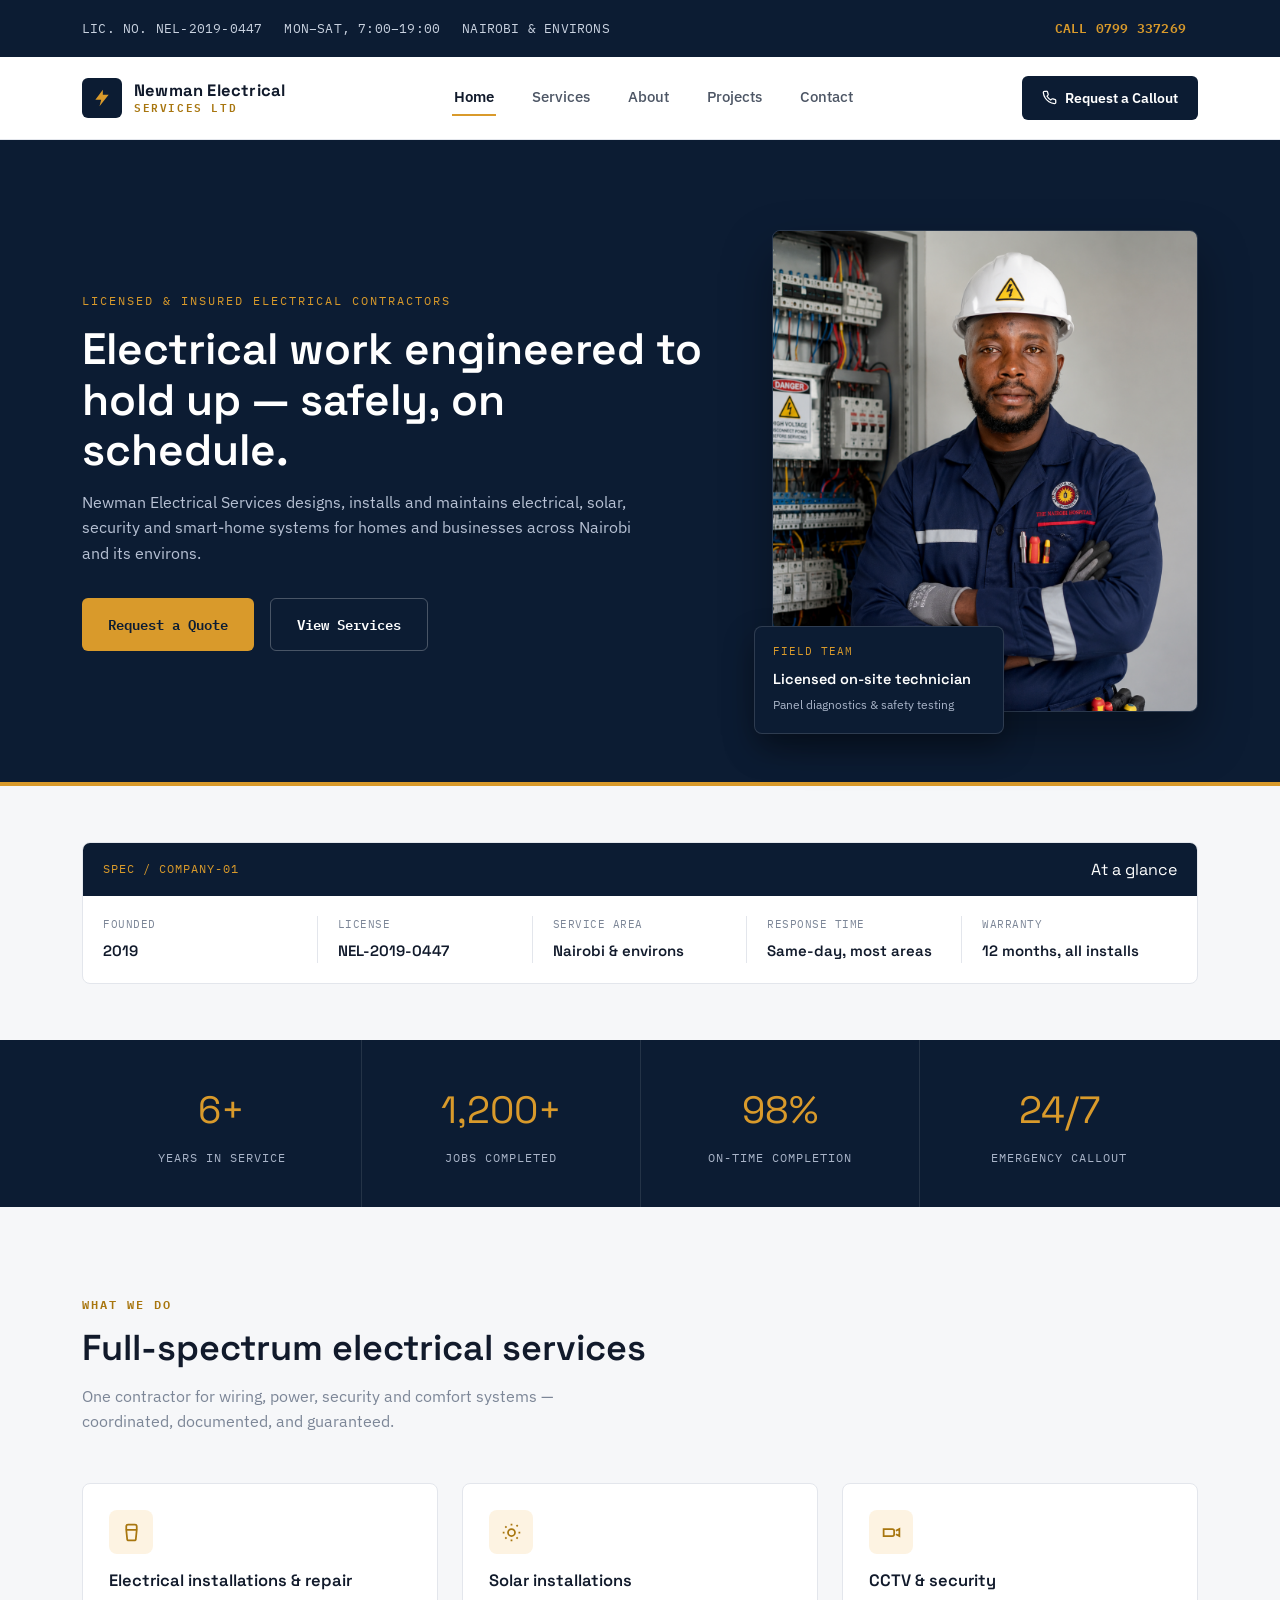
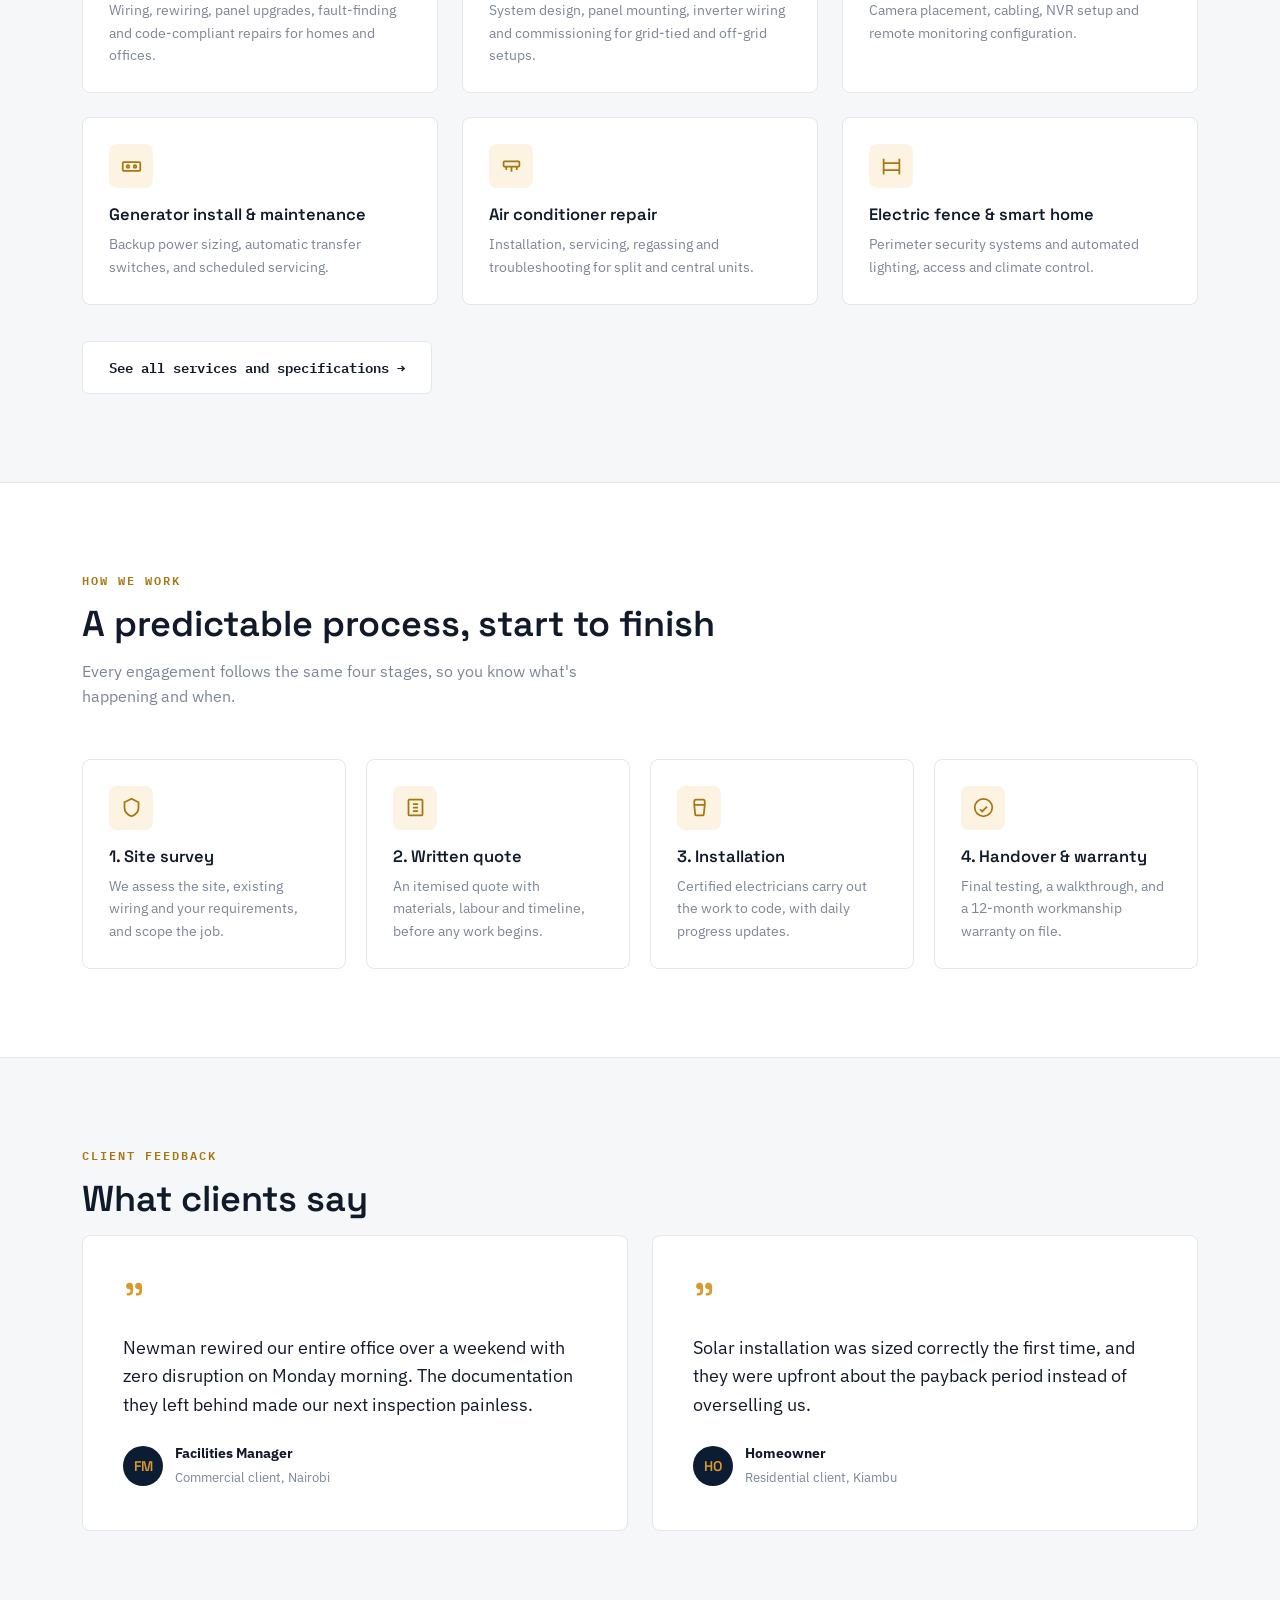
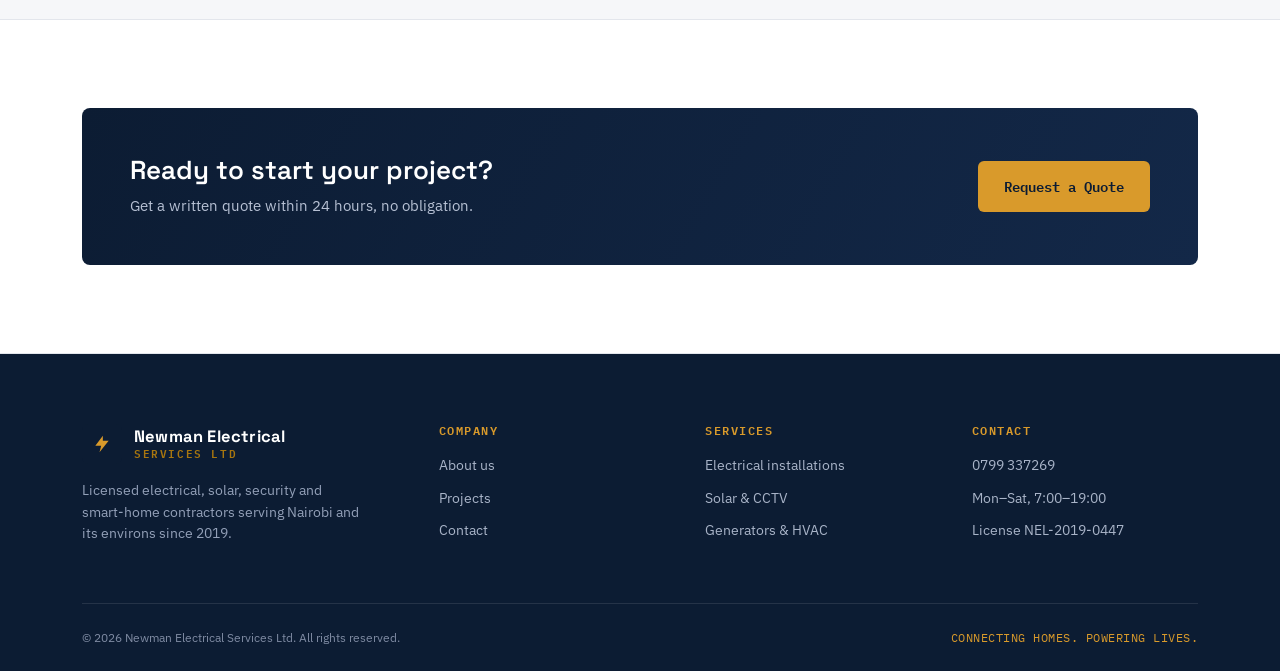
<file: index.html>
<!DOCTYPE html>
<html lang="en">
<head>
<meta charset="UTF-8">
<meta name="viewport" content="width=device-width, initial-scale=1.0">
<title>Newman Electrical Services | Licensed Electrical Contractors</title>
<link rel="stylesheet" href="style.css">
</head>
<body>

<div class="utility-bar">
  <div class="wrap">
    <div class="u-left">
      <span>LIC. NO. NEL-2019-0447</span>
      <span>MON–SAT, 7:00–19:00</span>
      <span>NAIROBI &amp; ENVIRONS</span>
    </div>
    <a href="tel:+254799337269">CALL 0799 337269</a>
  </div>
</div>

<header>
  <nav class="wrap">
    <a class="brand" href="index.html">
      <div class="mark"><svg viewBox="0 0 24 24" fill="none"><path d="M13 2 L4 14 H11 L9 22 L20 8 H13 L13 2Z" fill="#d99a2b"/></svg></div>
      <div class="brand-text"><strong>Newman Electrical</strong><span>SERVICES LTD</span></div>
    </a>
    <div class="navlinks">
      <a href="index.html" class="active">Home</a>
      <a href="services.html">Services</a>
      <a href="about.html">About</a>
      <a href="projects.html">Projects</a>
      <a href="contact.html">Contact</a>
    </div>
    <a class="nav-cta" href="tel:+254799337269">
      <svg viewBox="0 0 24 24" fill="none" stroke="#fff" stroke-width="2"><path d="M22 16.92v3a2 2 0 0 1-2.18 2 19.79 19.79 0 0 1-8.63-3.07 19.5 19.5 0 0 1-6-6 19.79 19.79 0 0 1-3.07-8.67A2 2 0 0 1 4.11 2h3a2 2 0 0 1 2 1.72 12.84 12.84 0 0 0 .7 2.81 2 2 0 0 1-.45 2.11L8.09 9.91a16 16 0 0 0 6 6l1.27-1.27a2 2 0 0 1 2.11-.45 12.84 12.84 0 0 0 2.81.7A2 2 0 0 1 22 16.92z"/></svg>
      Request a Callout
    </a>
    <button class="burger" aria-label="Open menu" onclick="document.getElementById('mobilePanel').classList.toggle('open')">
      <span></span><span></span><span></span>
    </button>
  </nav>
  <div class="mobile-panel" id="mobilePanel">
    <a href="index.html" class="active">Home</a>
    <a href="services.html">Services</a>
    <a href="about.html">About</a>
    <a href="projects.html">Projects</a>
    <a href="contact.html">Contact</a>
    <a href="tel:+254799337269">Call 0799 337269</a>
  </div>
</header>

<section class="page-header" style="padding:90px 0 70px;">
  <div class="wrap home-hero-grid">
    <div>
      <span class="kicker">LICENSED &amp; INSURED ELECTRICAL CONTRACTORS</span>
      <h1>Electrical work engineered to hold up — safely, on schedule.</h1>
      <p>Newman Electrical Services designs, installs and maintains electrical, solar, security and smart-home systems for homes and businesses across Nairobi and its environs.</p>
      <div style="display:flex; gap:16px; margin-top:32px; flex-wrap:wrap;">
        <a class="btn btn-gold" href="contact.html">Request a Quote</a>
        <a class="btn btn-outline-dark" href="services.html">View Services</a>
      </div>
    </div>
    <div class="hero-photo-wrap">
      <div class="hero-photo">
        <img src="technician.png" alt="Newman Electrical Services technician on site at a distribution board">
      </div>
      <div class="hero-photo-tag">
        <span class="code">FIELD TEAM</span>
        <span class="name">Licensed on-site technician</span>
        <span class="role">Panel diagnostics &amp; safety testing</span>
      </div>
    </div>
  </div>
</section>

<section class="section" style="padding:56px 0;">
  <div class="wrap">
    <div class="datasheet">
      <div class="datasheet-head">
        <span class="code">SPEC / COMPANY-01</span>
        <span class="name">At a glance</span>
      </div>
      <div class="datasheet-body glance-grid">
        <div class="glance-item"><span class="k">FOUNDED</span><span class="v">2019</span></div>
        <div class="glance-item"><span class="k">LICENSE</span><span class="v">NEL-2019-0447</span></div>
        <div class="glance-item"><span class="k">SERVICE AREA</span><span class="v">Nairobi &amp; environs</span></div>
        <div class="glance-item"><span class="k">RESPONSE TIME</span><span class="v">Same-day, most areas</span></div>
        <div class="glance-item"><span class="k">WARRANTY</span><span class="v">12 months, all installs</span></div>
      </div>
    </div>
  </div>
</section>

<section class="stats">
  <div class="wrap grid-4">
    <div class="stat"><div class="num">6+</div><div class="lbl">YEARS IN SERVICE</div></div>
    <div class="stat"><div class="num">1,200+</div><div class="lbl">JOBS COMPLETED</div></div>
    <div class="stat"><div class="num">98%</div><div class="lbl">ON-TIME COMPLETION</div></div>
    <div class="stat"><div class="num">24/7</div><div class="lbl">EMERGENCY CALLOUT</div></div>
  </div>
</section>

<section class="section">
  <div class="wrap">
    <span class="eyebrow">WHAT WE DO</span>
    <h2 class="section-title">Full-spectrum electrical services</h2>
    <p class="section-sub">One contractor for wiring, power, security and comfort systems — coordinated, documented, and guaranteed.</p>
    <div class="grid-3">
      <div class="card">
        <div class="ico"><svg viewBox="0 0 24 24" fill="none" stroke-width="2"><path d="M18 9V5a2 2 0 0 0-2-2H8a2 2 0 0 0-2 2v4M6 9h12l-1 10a2 2 0 0 1-2 2H9a2 2 0 0 1-2-2L6 9Z"/></svg></div>
        <h3>Electrical installations &amp; repair</h3>
        <p>Wiring, rewiring, panel upgrades, fault-finding and code-compliant repairs for homes and offices.</p>
      </div>
      <div class="card">
        <div class="ico"><svg viewBox="0 0 24 24" fill="none" stroke-width="2"><circle cx="12" cy="12" r="4"/><path d="M12 2v2M12 20v2M4.9 4.9l1.4 1.4M17.7 17.7l1.4 1.4M2 12h2M20 12h2M4.9 19.1l1.4-1.4M17.7 4.9l1.4-1.4"/></svg></div>
        <h3>Solar installations</h3>
        <p>System design, panel mounting, inverter wiring and commissioning for grid-tied and off-grid setups.</p>
      </div>
      <div class="card">
        <div class="ico"><svg viewBox="0 0 24 24" fill="none" stroke-width="2"><path d="M17 10l4-2v8l-4-2M3 8h10a2 2 0 0 1 2 2v4a2 2 0 0 1-2 2H3z"/></svg></div>
        <h3>CCTV &amp; security</h3>
        <p>Camera placement, cabling, NVR setup and remote monitoring configuration.</p>
      </div>
      <div class="card">
        <div class="ico"><svg viewBox="0 0 24 24" fill="none" stroke-width="2"><rect x="2" y="7" width="20" height="10" rx="1"/><circle cx="8" cy="12" r="1.5"/><circle cx="16" cy="12" r="1.5"/></svg></div>
        <h3>Generator install &amp; maintenance</h3>
        <p>Backup power sizing, automatic transfer switches, and scheduled servicing.</p>
      </div>
      <div class="card">
        <div class="ico"><svg viewBox="0 0 24 24" fill="none" stroke-width="2"><rect x="3" y="6" width="18" height="6" rx="1"/><path d="M6 12v4M12 12v6M18 12v4"/></svg></div>
        <h3>Air conditioner repair</h3>
        <p>Installation, servicing, regassing and troubleshooting for split and central units.</p>
      </div>
      <div class="card">
        <div class="ico"><svg viewBox="0 0 24 24" fill="none" stroke-width="2"><path d="M3 21V3M21 21V3M3 8h18M3 16h18"/></svg></div>
        <h3>Electric fence &amp; smart home</h3>
        <p>Perimeter security systems and automated lighting, access and climate control.</p>
      </div>
    </div>
    <div style="margin-top:36px;">
      <a class="btn btn-outline" href="services.html">See all services and specifications →</a>
    </div>
  </div>
</section>

<section class="section alt">
  <div class="wrap">
    <span class="eyebrow">HOW WE WORK</span>
    <h2 class="section-title">A predictable process, start to finish</h2>
    <p class="section-sub">Every engagement follows the same four stages, so you know what's happening and when.</p>
    <div class="grid-4">
      <div class="card">
        <div class="ico"><svg viewBox="0 0 24 24" fill="none" stroke-width="2"><path d="M12 2 4 6v6c0 5 3.5 8.5 8 10 4.5-1.5 8-5 8-10V6l-8-4Z"/></svg></div>
        <h3>1. Site survey</h3>
        <p>We assess the site, existing wiring and your requirements, and scope the job.</p>
      </div>
      <div class="card">
        <div class="ico"><svg viewBox="0 0 24 24" fill="none" stroke-width="2"><path d="M9 12h6M9 16h6M9 8h6M5 3h14a1 1 0 0 1 1 1v16a1 1 0 0 1-1 1H5a1 1 0 0 1-1-1V4a1 1 0 0 1 1-1Z"/></svg></div>
        <h3>2. Written quote</h3>
        <p>An itemised quote with materials, labour and timeline, before any work begins.</p>
      </div>
      <div class="card">
        <div class="ico"><svg viewBox="0 0 24 24" fill="none" stroke-width="2"><path d="M18 9V5a2 2 0 0 0-2-2H8a2 2 0 0 0-2 2v4M6 9h12l-1 10a2 2 0 0 1-2 2H9a2 2 0 0 1-2-2L6 9Z"/></svg></div>
        <h3>3. Installation</h3>
        <p>Certified electricians carry out the work to code, with daily progress updates.</p>
      </div>
      <div class="card">
        <div class="ico"><svg viewBox="0 0 24 24" fill="none" stroke-width="2"><path d="m8 14 2.5 2.5L16 11"/><circle cx="12" cy="12" r="10"/></svg></div>
        <h3>4. Handover &amp; warranty</h3>
        <p>Final testing, a walkthrough, and a 12-month workmanship warranty on file.</p>
      </div>
    </div>
  </div>
</section>

<section class="section">
  <div class="wrap">
    <span class="eyebrow">CLIENT FEEDBACK</span>
    <h2 class="section-title">What clients say</h2>
    <div class="grid-2">
      <div class="testimonial">
        <div class="quote-mark">"</div>
        <p class="quote">Newman rewired our entire office over a weekend with zero disruption on Monday morning. The documentation they left behind made our next inspection painless.</p>
        <div class="who">
          <div class="avatar">FM</div>
          <div><strong>Facilities Manager</strong><span>Commercial client, Nairobi</span></div>
        </div>
      </div>
      <div class="testimonial">
        <div class="quote-mark">"</div>
        <p class="quote">Solar installation was sized correctly the first time, and they were upfront about the payback period instead of overselling us.</p>
        <div class="who">
          <div class="avatar">HO</div>
          <div><strong>Homeowner</strong><span>Residential client, Kiambu</span></div>
        </div>
      </div>
    </div>
  </div>
</section>

<section class="section alt">
  <div class="wrap">
    <div class="cta-band">
      <div>
        <h2>Ready to start your project?</h2>
        <p>Get a written quote within 24 hours, no obligation.</p>
      </div>
      <a class="btn btn-gold" href="contact.html">Request a Quote</a>
    </div>
  </div>
</section>

<footer>
  <div class="wrap">
    <div class="footer-grid">
      <div class="footer-brand">
        <div class="brand">
          <div class="mark"><svg viewBox="0 0 24 24" fill="none"><path d="M13 2 L4 14 H11 L9 22 L20 8 H13 L13 2Z" fill="#d99a2b"/></svg></div>
          <div class="brand-text"><strong style="color:#fff;">Newman Electrical</strong><span>SERVICES LTD</span></div>
        </div>
        <p>Licensed electrical, solar, security and smart-home contractors serving Nairobi and its environs since 2019.</p>
      </div>
      <div class="footer-col">
        <h4>COMPANY</h4>
        <a href="about.html">About us</a>
        <a href="projects.html">Projects</a>
        <a href="contact.html">Contact</a>
      </div>
      <div class="footer-col">
        <h4>SERVICES</h4>
        <a href="services.html">Electrical installations</a>
        <a href="services.html">Solar &amp; CCTV</a>
        <a href="services.html">Generators &amp; HVAC</a>
      </div>
      <div class="footer-col">
        <h4>CONTACT</h4>
        <a href="tel:+254799337269">0799 337269</a>
        <p>Mon–Sat, 7:00–19:00</p>
        <p>License NEL-2019-0447</p>
      </div>
    </div>
    <div class="footer-bottom">
      <span>© 2026 Newman Electrical Services Ltd. All rights reserved.</span>
      <span class="tag">CONNECTING HOMES. POWERING LIVES.</span>
    </div>
  </div>
</footer>

<script>
  document.querySelectorAll('.mobile-panel a').forEach(function(link){
    link.addEventListener('click', function(){
      document.getElementById('mobilePanel').classList.remove('open');
    });
  });
</script>
</body>
</html>
</file>
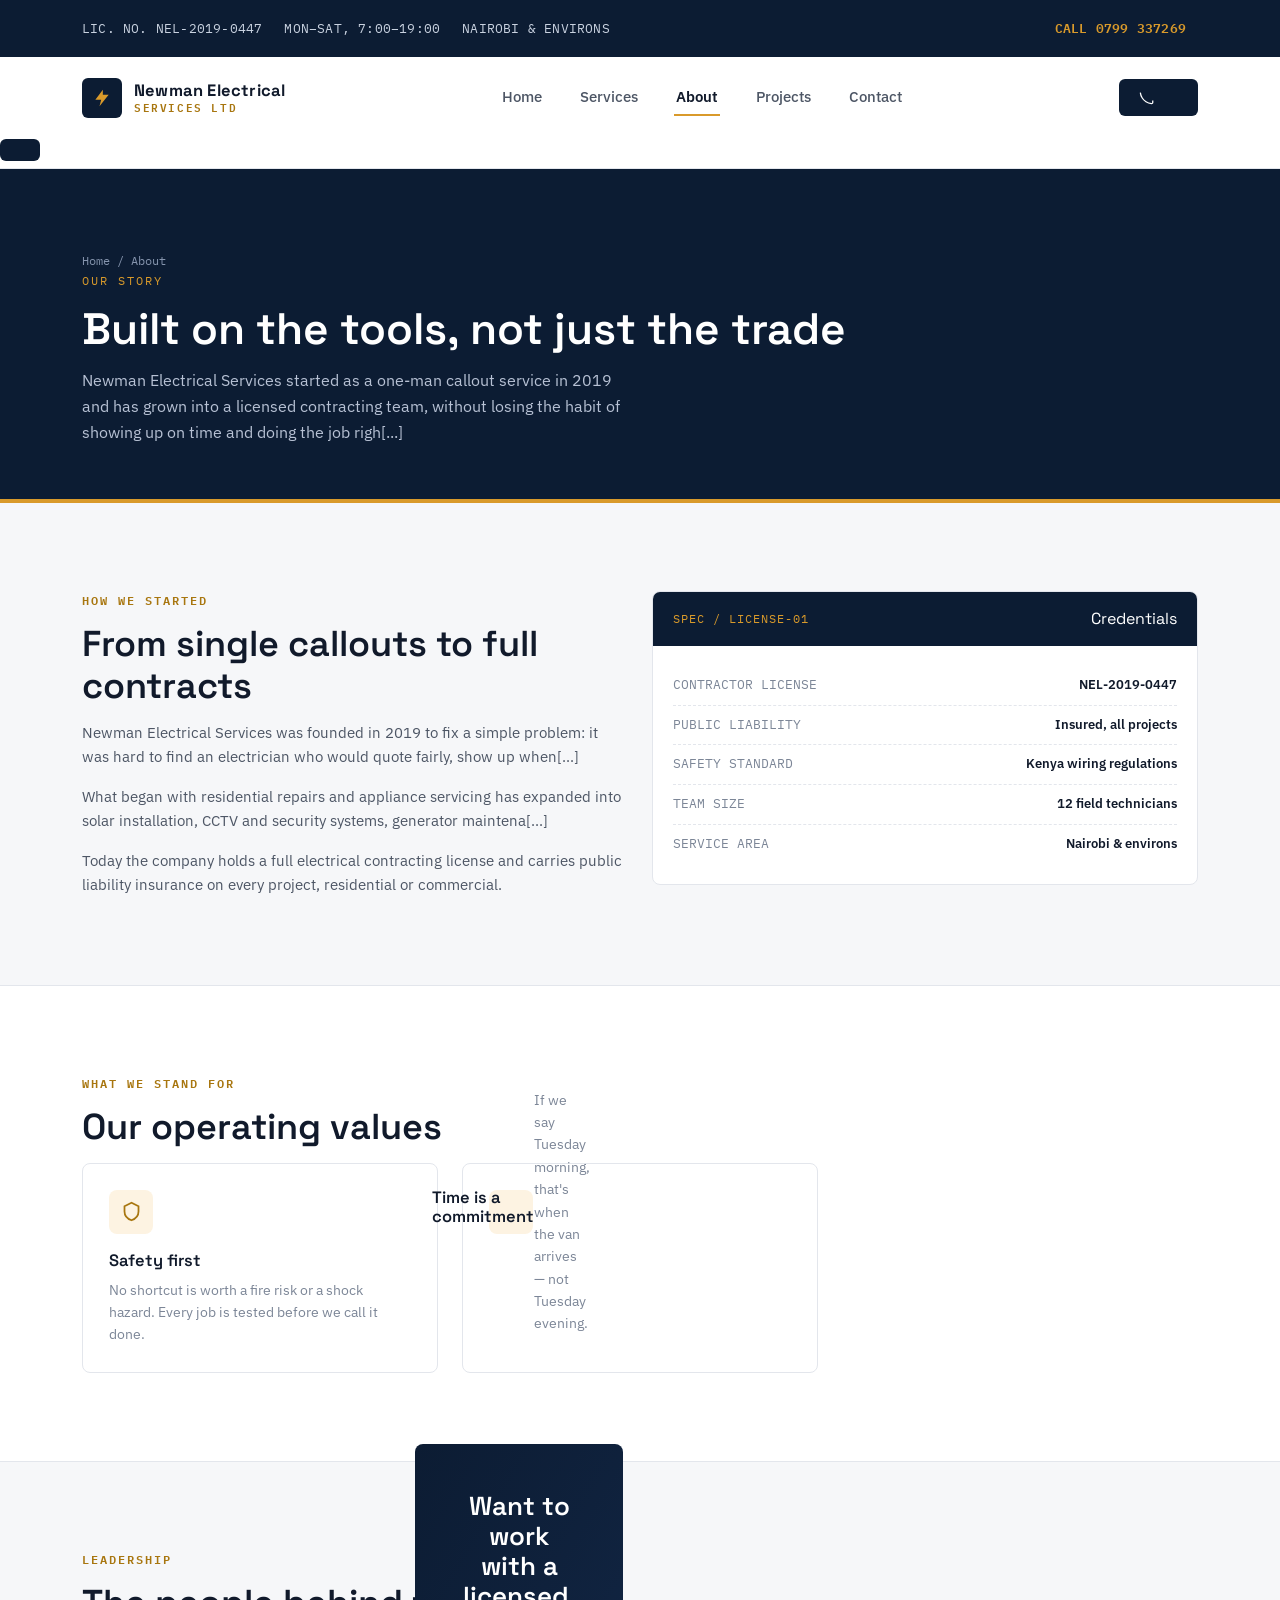
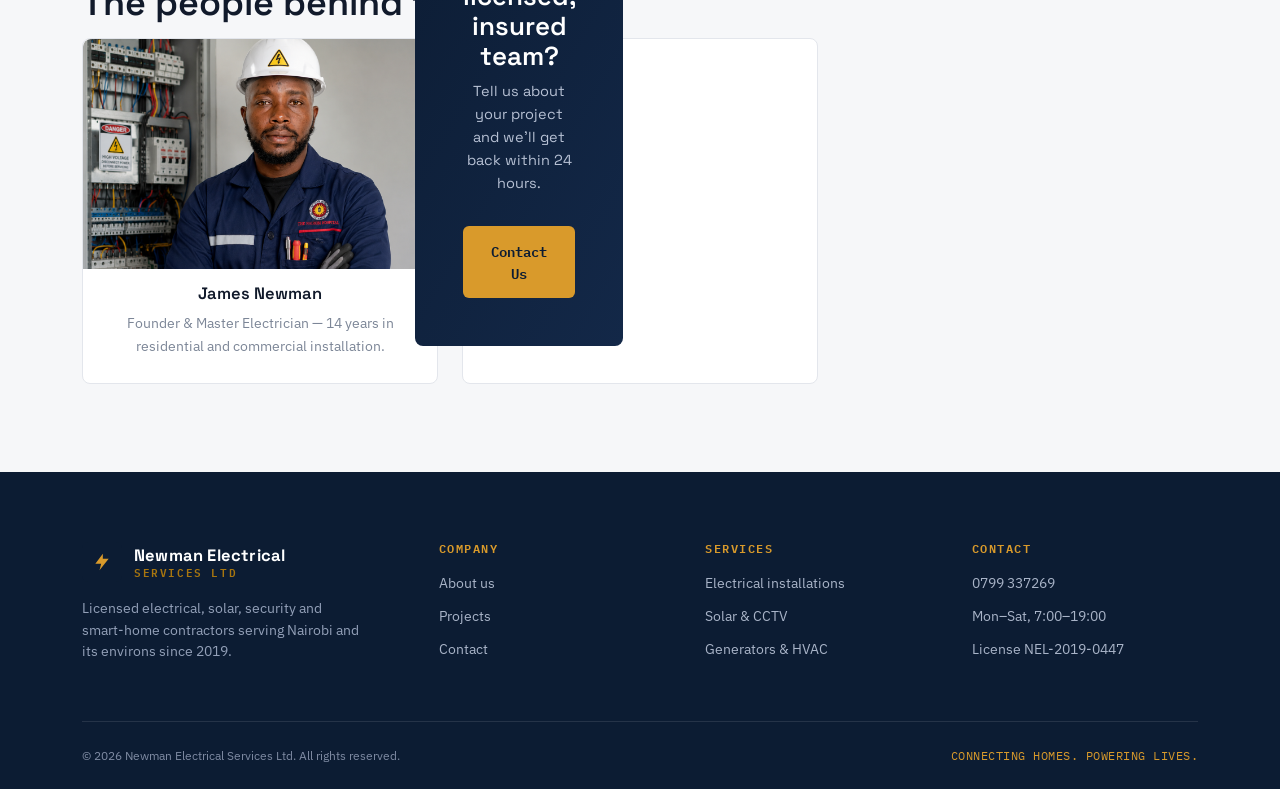
<file: about.html>
<!DOCTYPE html>
<html lang="en">
<head>
<meta charset="UTF-8">
<meta name="viewport" content="width=device-width, initial-scale=1.0">
<title>About Us | Newman Electrical Services</title>
<link rel="stylesheet" href="style.css">
</head>
<body>

<div class="utility-bar">
  <div class="wrap">
    <div class="u-left">
      <span>LIC. NO. NEL-2019-0447</span>
      <span>MON–SAT, 7:00–19:00</span>
      <span>NAIROBI &amp; ENVIRONS</span>
    </div>
    <a href="tel:0799337269">CALL 0799 337269</a>
  </div>
</div>

<header>
  <nav class="wrap">
    <a class="brand" href="index.html">
      <div class="mark"><svg viewBox="0 0 24 24" fill="none"><path d="M13 2 L4 14 H11 L9 22 L20 8 H13 L13 2Z" fill="#d99a2b"/></svg></div>
      <div class="brand-text"><strong>Newman Electrical</strong><span>SERVICES LTD</span></div>
    </a>
    <div class="navlinks">
      <a href="index.html">Home</a>
      <a href="services.html">Services</a>
      <a href="about.html" class="active">About</a>
      <a href="projects.html">Projects</a>
      <a href="contact.html">Contact</a>
    </div>
    <a class="nav-cta" href="tel:0799337269">
      <svg viewBox="0 0 24 24" fill="none" stroke="#fff" stroke-width="2"><path d="M22 16.92v3a2 2 0 0 1-2.18 2 19.79 19.79 0 0 1-8.63-3.07 19.5 19.5 0 0 1-6-6 19.79 19.79 0 0 1-3.07-8.67A2 2 0 0 [...]
      Request a Callout
    </a>
    <button class="burger" aria-label="Open menu" onclick="document.getElementById('mobilePanel').classList.toggle('open')">
      <span></span><span></span><span></span>
    </button>
  </nav>
  <div class="mobile-panel" id="mobilePanel">
    <a href="index.html">Home</a>
    <a href="services.html">Services</a>
    <a href="about.html" class="active">About</a>
    <a href="projects.html">Projects</a>
    <a href="contact.html">Contact</a>
    <a href="tel:0799337269">Call 0799 337269</a>
  </div>
</header>

<section class="page-header">
  <div class="wrap">
    <div class="breadcrumb"><a href="index.html">Home</a> / About</div>
    <span class="kicker">OUR STORY</span>
    <h1>Built on the tools, not just the trade</h1>
    <p>Newman Electrical Services started as a one-man callout service in 2019 and has grown into a licensed contracting team, without losing the habit of showing up on time and doing the job righ[...]
  </div>
</section>

<section class="section">
  <div class="wrap grid-2" style="align-items:start;">
    <div>
      <span class="eyebrow">HOW WE STARTED</span>
      <h2 class="section-title">From single callouts to full contracts</h2>
      <p style="font-size:15px; margin-bottom:16px;">Newman Electrical Services was founded in 2019 to fix a simple problem: it was hard to find an electrician who would quote fairly, show up when[...]
      <p style="font-size:15px; margin-bottom:16px;">What began with residential repairs and appliance servicing has expanded into solar installation, CCTV and security systems, generator maintena[...]
      <p style="font-size:15px;">Today the company holds a full electrical contracting license and carries public liability insurance on every project, residential or commercial.</p>
    </div>
    <div class="datasheet">
      <div class="datasheet-head"><span class="code">SPEC / LICENSE-01</span><span class="name">Credentials</span></div>
      <div class="datasheet-body">
        <div class="datasheet-row"><span class="k">CONTRACTOR LICENSE</span><span class="v">NEL-2019-0447</span></div>
        <div class="datasheet-row"><span class="k">PUBLIC LIABILITY</span><span class="v">Insured, all projects</span></div>
        <div class="datasheet-row"><span class="k">SAFETY STANDARD</span><span class="v">Kenya wiring regulations</span></div>
        <div class="datasheet-row"><span class="k">TEAM SIZE</span><span class="v">12 field technicians</span></div>
        <div class="datasheet-row"><span class="k">SERVICE AREA</span><span class="v">Nairobi &amp; environs</span></div>
      </div>
    </div>
  </div>
</section>

<section class="section alt">
  <div class="wrap">
    <span class="eyebrow">WHAT WE STAND FOR</span>
    <h2 class="section-title">Our operating values</h2>
    <div class="grid-3">
      <div class="card">
        <div class="ico"><svg viewBox="0 0 24 24" fill="none" stroke-width="2"><path d="M12 2 4 6v6c0 5 3.5 8.5 8 10 4.5-1.5 8-5 8-10V6l-8-4Z"/></svg></div>
        <h3>Safety first</h3>
        <p>No shortcut is worth a fire risk or a shock hazard. Every job is tested before we call it done.</p>
      </div>
      <div class="card">
        <div class="ico"><svg viewBox="0 0 24 24" fill="none" stroke-width="2"><rect x="9" y="2" width="6" height="6" rx="1"/><path d="M9 8v2a4 4 0 0 0 4 4h2M9 8H5a2 2 0 0 0-2 2v10a2 2 0 0 0 2 2h1[...]
        <h3>Written, not verbal</h3>
        <p>Quotes, scope and warranty terms are documented, so there's no ambiguity later.</p>
      </div>
      <div class="card">
        <div class="ico"><svg viewBox="0 0 24 24" fill="none" stroke-width="2"><circle cx="12" cy="12" r="9"/><path d="M12 7v5l3 3"/></svg></div>
        <h3>Time is a commitment</h3>
        <p>If we say Tuesday morning, that's when the van arrives — not Tuesday evening.</p>
      </div>
    </div>
  </div>
</section>

<section class="section">
  <div class="wrap">
    <span class="eyebrow">LEADERSHIP</span>
    <h2 class="section-title">The people behind the work</h2>
    <div class="grid-3">
      <div class="card" style="text-align:center; padding-top:0; overflow:hidden;">
        <div class="lead-photo" style="margin:0 -26px 16px; width:calc(100% + 52px); border-radius:8px 8px 0 0;">
          <img src="technician.png" alt="James Newman, Founder and Master Electrician at Newman Electrical Services">
        </div>
        <h3>James Newman</h3>
        <p>Founder &amp; Master Electrician — 14 years in residential and commercial installation.</p>
      </div>
      <div class="card" style="text-align:center;">
        <div style="width:60px; height:60px; border-radius:50%; background:var(--navy); color:var(--gold); display:flex; align-items:center; justify-content:center; font-family:'Space Grotesk'; f[...]
        <h3>Sarah Wanjiru</h3>
        <p>Operations Lead — schedules crews, quotes and client communication.</p>
      </div>
      <div class="card" style="text-align:center;">
        <div style="width:60px; height:60px; border-radius:50%; background:var(--navy); color:var(--gold); display:flex; align-items:center; justify-content:center; font-family:'Space Grotesk'; f[...]
        <h3>David Kiptoo</h3>
        <p>Solar &amp; Renewables Lead — system design and installation oversight.</p>
      </div>
    </div>
  </div>
</section>

<section class="section alt">
  <div class="wrap">
    <div class="cta-band">
      <div>
        <h2>Want to work with a licensed, insured team?</h2>
        <p>Tell us about your project and we'll get back within 24 hours.</p>
      </div>
      <a class="btn btn-gold" href="contact.html">Contact Us</a>
    </div>
  </div>
</section>

<footer>
  <div class="wrap">
    <div class="footer-grid">
      <div class="footer-brand">
        <div class="brand">
          <div class="mark"><svg viewBox="0 0 24 24" fill="none"><path d="M13 2 L4 14 H11 L9 22 L20 8 H13 L13 2Z" fill="#d99a2b"/></svg></div>
          <div class="brand-text"><strong style="color:#fff;">Newman Electrical</strong><span>SERVICES LTD</span></div>
        </div>
        <p>Licensed electrical, solar, security and smart-home contractors serving Nairobi and its environs since 2019.</p>
      </div>
      <div class="footer-col">
        <h4>COMPANY</h4>
        <a href="about.html">About us</a>
        <a href="projects.html">Projects</a>
        <a href="contact.html">Contact</a>
      </div>
      <div class="footer-col">
        <h4>SERVICES</h4>
        <a href="services.html">Electrical installations</a>
        <a href="services.html">Solar &amp; CCTV</a>
        <a href="services.html">Generators &amp; HVAC</a>
      </div>
      <div class="footer-col">
        <h4>CONTACT</h4>
        <a href="tel:0799337269">0799 337269</a>
        <p>Mon–Sat, 7:00–19:00</p>
        <p>License NEL-2019-0447</p>
      </div>
    </div>
    <div class="footer-bottom">
      <span>© 2026 Newman Electrical Services Ltd. All rights reserved.</span>
      <span class="tag">CONNECTING HOMES. POWERING LIVES.</span>
    </div>
  </div>
</footer>

<script>
  document.querySelectorAll('.mobile-panel a').forEach(function(link){
    link.addEventListener('click', function(){
      document.getElementById('mobilePanel').classList.remove('open');
    });
  });
</script>
</body>
</html>
</file>
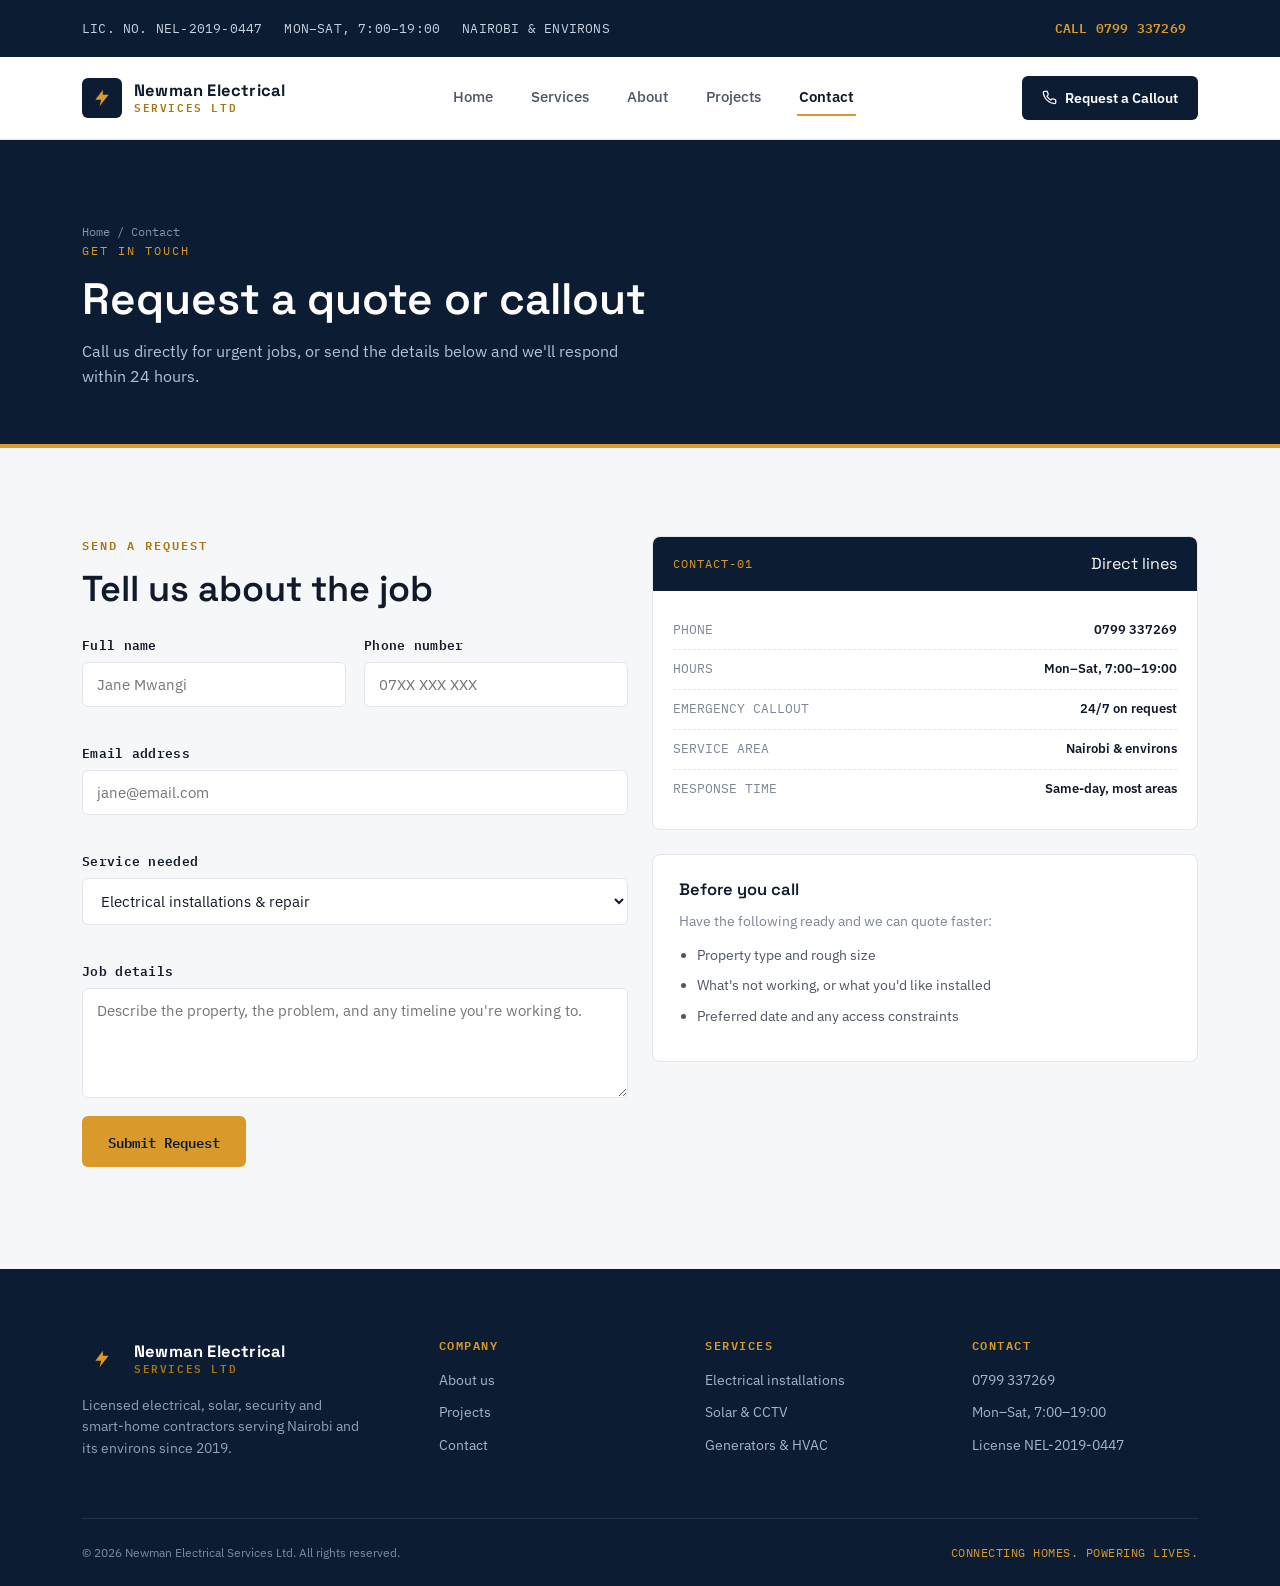
<file: contact.html>
<!DOCTYPE html>
<html lang="en">
<head>
<meta charset="UTF-8">
<meta name="viewport" content="width=device-width, initial-scale=1.0">
<title>Contact | Newman Electrical Services</title>
<link rel="stylesheet" href="style.css">
</head>
<body>

<div class="utility-bar">
  <div class="wrap">
    <div class="u-left">
      <span>LIC. NO. NEL-2019-0447</span>
      <span>MON–SAT, 7:00–19:00</span>
      <span>NAIROBI &amp; ENVIRONS</span>
    </div>
    <a href="tel:0799337269">CALL 0799 337269</a>
  </div>
</div>

<header>
  <nav class="wrap">
    <a class="brand" href="index.html">
      <div class="mark"><svg viewBox="0 0 24 24" fill="none"><path d="M13 2 L4 14 H11 L9 22 L20 8 H13 L13 2Z" fill="#d99a2b"/></svg></div>
      <div class="brand-text"><strong>Newman Electrical</strong><span>SERVICES LTD</span></div>
    </a>
    <div class="navlinks">
      <a href="index.html">Home</a>
      <a href="services.html">Services</a>
      <a href="about.html">About</a>
      <a href="projects.html">Projects</a>
      <a href="contact.html" class="active">Contact</a>
    </div>
    <a class="nav-cta" href="tel:0799337269">
      <svg viewBox="0 0 24 24" fill="none" stroke="#fff" stroke-width="2"><path d="M22 16.92v3a2 2 0 0 1-2.18 2 19.79 19.79 0 0 1-8.63-3.07 19.5 19.5 0 0 1-6-6 19.79 19.79 0 0 1-3.07-8.67A2 2 0 0 1 4.11 2h3a2 2 0 0 1 2 1.72 12.84 12.84 0 0 0 .7 2.81 2 2 0 0 1-.45 2.11L8.09 9.91a16 16 0 0 0 6 6l1.27-1.27a2 2 0 0 1 2.11-.45 12.84 12.84 0 0 0 2.81.7A2 2 0 0 1 22 16.92z"/></svg>
      Request a Callout
    </a>
    <button class="burger" aria-label="Open menu" onclick="document.getElementById('mobilePanel').classList.toggle('open')">
      <span></span><span></span><span></span>
    </button>
  </nav>
  <div class="mobile-panel" id="mobilePanel">
    <a href="index.html">Home</a>
    <a href="services.html">Services</a>
    <a href="about.html">About</a>
    <a href="projects.html">Projects</a>
    <a href="contact.html" class="active">Contact</a>
    <a href="tel:0799337269">Call 0799 337269</a>
  </div>
</header>

<section class="page-header">
  <div class="wrap">
    <div class="breadcrumb"><a href="index.html">Home</a> / Contact</div>
    <span class="kicker">GET IN TOUCH</span>
    <h1>Request a quote or callout</h1>
    <p>Call us directly for urgent jobs, or send the details below and we'll respond within 24 hours.</p>
  </div>
</section>

<section class="section">
  <div class="wrap grid-2" style="align-items:start;">

    <div>
      <span class="eyebrow">SEND A REQUEST</span>
      <h2 class="section-title" style="margin-bottom:24px;">Tell us about the job</h2>

      <form id="quoteForm">
        <div class="form-grid">
          <div class="field">
            <label for="name">Full name</label>
            <input type="text" id="name" name="name" placeholder="Jane Mwangi" required>
          </div>
          <div class="field">
            <label for="phone">Phone number</label>
            <input type="tel" id="phone" name="phone" placeholder="07XX XXX XXX" required>
          </div>
          <div class="field full">
            <label for="email">Email address</label>
            <input type="email" id="email" name="email" placeholder="jane@email.com">
          </div>
          <div class="field full">
            <label for="service">Service needed</label>
            <select id="service" name="service">
              <option>Electrical installations &amp; repair</option>
              <option>Electronics &amp; appliance repair</option>
              <option>Solar installation</option>
              <option>CCTV installation</option>
              <option>Refrigerator repair</option>
              <option>Generator install &amp; maintenance</option>
              <option>Air conditioner repair</option>
              <option>Electric fence &amp; smart home</option>
              <option>Other / not sure</option>
            </select>
          </div>
          <div class="field full">
            <label for="message">Job details</label>
            <textarea id="message" name="message" placeholder="Describe the property, the problem, and any timeline you're working to."></textarea>
          </div>
        </div>
        <button type="submit" class="btn btn-gold" style="border:none; cursor:pointer;">Submit Request</button>
        <p id="formNote" class="mono" style="font-size:12.5px; color:var(--muted); margin-top:14px;"></p>
      </form>
    </div>

    <div>
      <div class="datasheet" style="margin-bottom:24px;">
        <div class="datasheet-head"><span class="code">CONTACT-01</span><span class="name">Direct lines</span></div>
        <div class="datasheet-body">
          <div class="datasheet-row"><span class="k">PHONE</span><span class="v"><a href="tel:0799337269">0799 337269</a></span></div>
          <div class="datasheet-row"><span class="k">HOURS</span><span class="v">Mon–Sat, 7:00–19:00</span></div>
          <div class="datasheet-row"><span class="k">EMERGENCY CALLOUT</span><span class="v">24/7 on request</span></div>
          <div class="datasheet-row"><span class="k">SERVICE AREA</span><span class="v">Nairobi &amp; environs</span></div>
          <div class="datasheet-row"><span class="k">RESPONSE TIME</span><span class="v">Same-day, most areas</span></div>
        </div>
      </div>

      <div class="card">
        <h3 style="margin-bottom:10px;">Before you call</h3>
        <p style="font-size:14px;">Have the following ready and we can quote faster:</p>
        <ul style="margin-top:12px; padding-left:18px; font-size:14px; color:var(--body);">
          <li style="margin-bottom:8px;">Property type and rough size</li>
          <li style="margin-bottom:8px;">What's not working, or what you'd like installed</li>
          <li style="margin-bottom:8px;">Preferred date and any access constraints</li>
        </ul>
      </div>
    </div>

  </div>
</section>

<footer>
  <div class="wrap">
    <div class="footer-grid">
      <div class="footer-brand">
        <div class="brand">
          <div class="mark"><svg viewBox="0 0 24 24" fill="none"><path d="M13 2 L4 14 H11 L9 22 L20 8 H13 L13 2Z" fill="#d99a2b"/></svg></div>
          <div class="brand-text"><strong style="color:#fff;">Newman Electrical</strong><span>SERVICES LTD</span></div>
        </div>
        <p>Licensed electrical, solar, security and smart-home contractors serving Nairobi and its environs since 2019.</p>
      </div>
      <div class="footer-col">
        <h4>COMPANY</h4>
        <a href="about.html">About us</a>
        <a href="projects.html">Projects</a>
        <a href="contact.html">Contact</a>
      </div>
      <div class="footer-col">
        <h4>SERVICES</h4>
        <a href="services.html">Electrical installations</a>
        <a href="services.html">Solar &amp; CCTV</a>
        <a href="services.html">Generators &amp; HVAC</a>
      </div>
      <div class="footer-col">
        <h4>CONTACT</h4>
        <a href="tel:0799337269">0799 337269</a>
        <p>Mon–Sat, 7:00–19:00</p>
        <p>License NEL-2019-0447</p>
      </div>
    </div>
    <div class="footer-bottom">
      <span>© 2026 Newman Electrical Services Ltd. All rights reserved.</span>
      <span class="tag">CONNECTING HOMES. POWERING LIVES.</span>
    </div>
  </div>
</footer>

<script>
  document.getElementById('quoteForm').addEventListener('submit', function(e){
    e.preventDefault();
    document.getElementById('formNote').textContent = 'This form is a front-end demo — connect it to email or a form service to go live. Thanks, ' + (document.getElementById('name').value || 'there') + ' — we\'ll be in touch shortly.';
  });
</script>


<script>
  document.querySelectorAll('.mobile-panel a').forEach(function(link){
    link.addEventListener('click', function(){
      document.getElementById('mobilePanel').classList.remove('open');
    });
  });
</script>
</body>
</html>
</file>
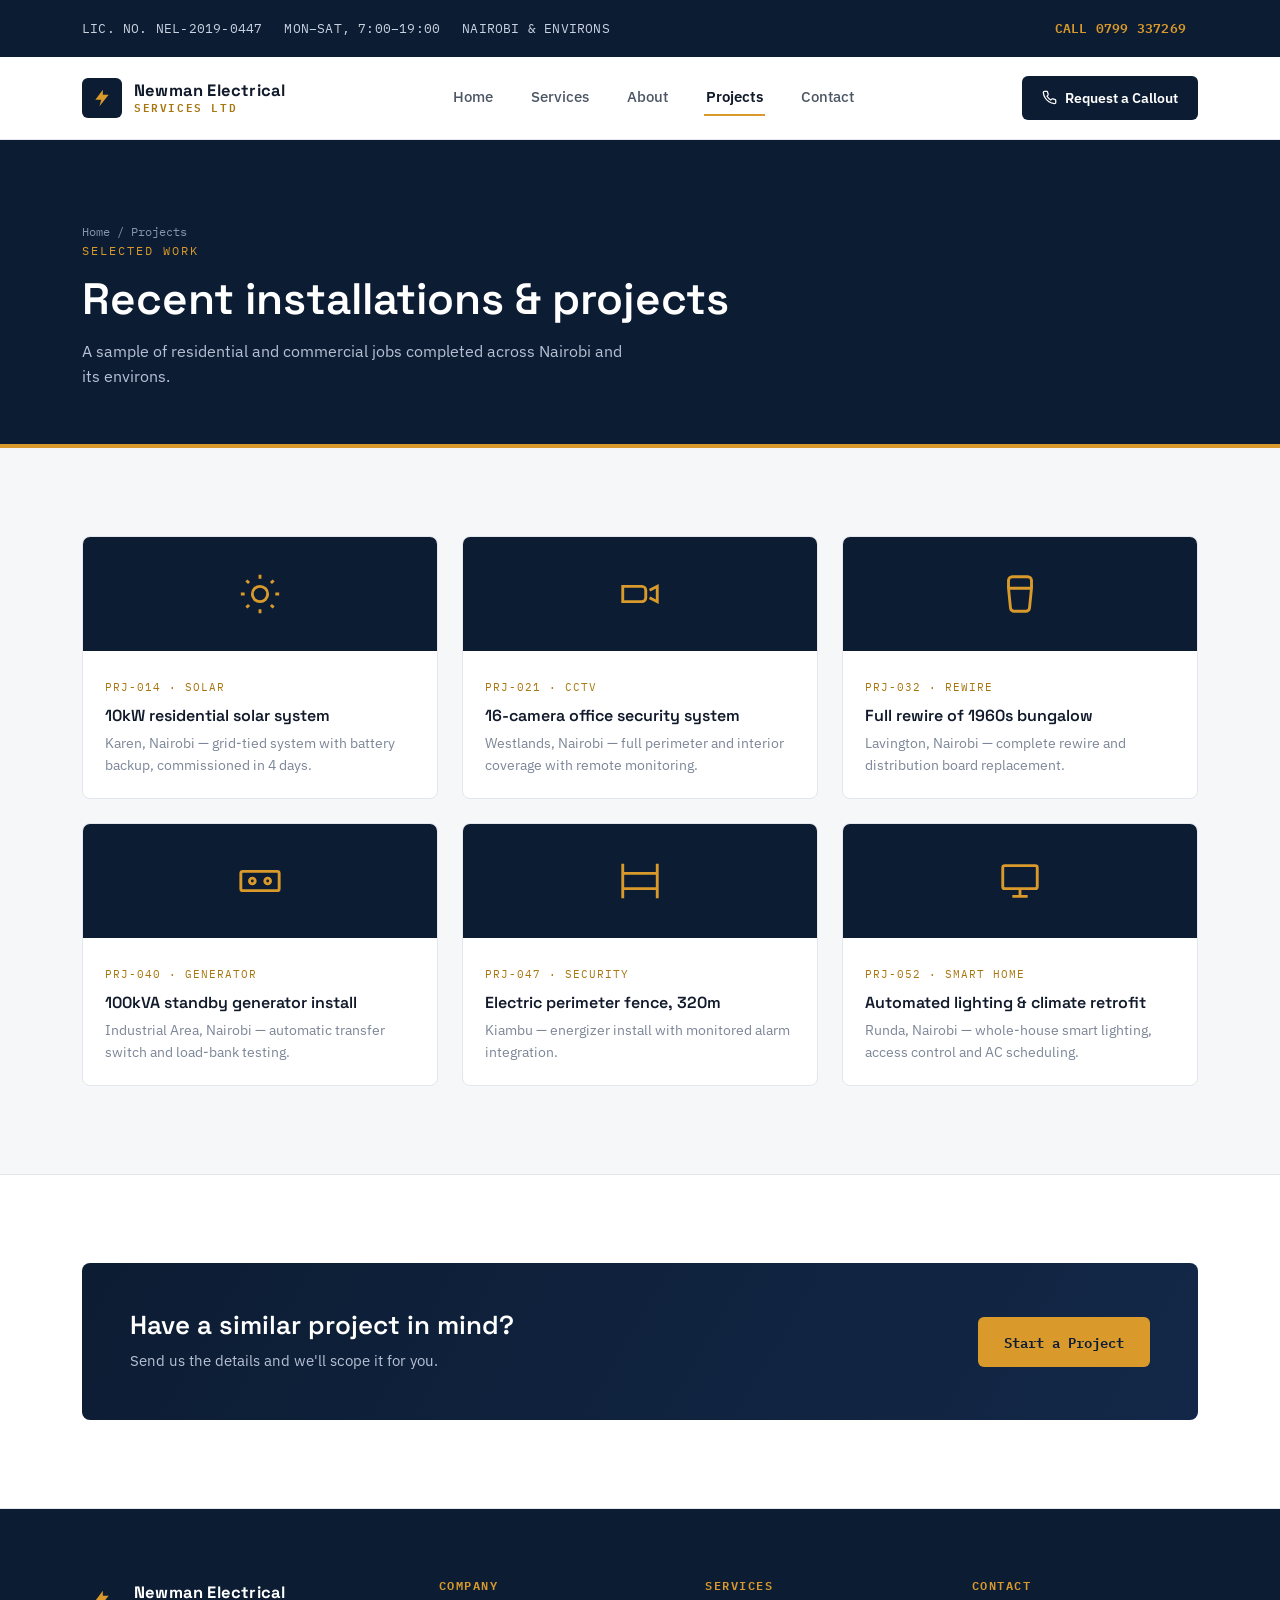
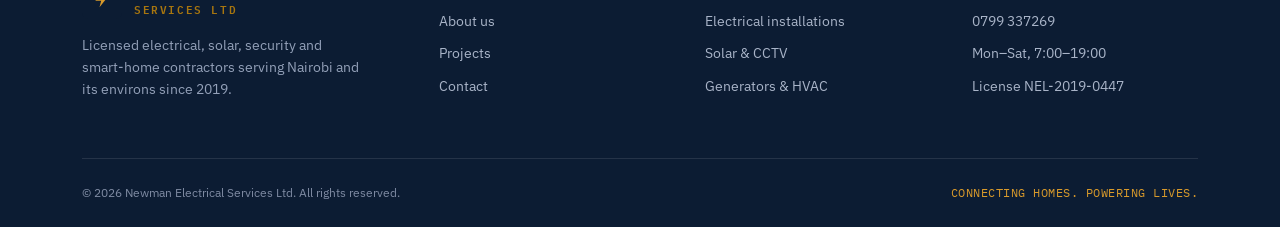
<file: projects.html>
<!DOCTYPE html>
<html lang="en">
<head>
<meta charset="UTF-8">
<meta name="viewport" content="width=device-width, initial-scale=1.0">
<title>Projects | Newman Electrical Services</title>
<link rel="stylesheet" href="style.css">
</head>
<body>

<div class="utility-bar">
  <div class="wrap">
    <div class="u-left">
      <span>LIC. NO. NEL-2019-0447</span>
      <span>MON–SAT, 7:00–19:00</span>
      <span>NAIROBI &amp; ENVIRONS</span>
    </div>
    <a href="tel:0799337269">CALL 0799 337269</a>
  </div>
</div>

<header>
  <nav class="wrap">
    <a class="brand" href="index.html">
      <div class="mark"><svg viewBox="0 0 24 24" fill="none"><path d="M13 2 L4 14 H11 L9 22 L20 8 H13 L13 2Z" fill="#d99a2b"/></svg></div>
      <div class="brand-text"><strong>Newman Electrical</strong><span>SERVICES LTD</span></div>
    </a>
    <div class="navlinks">
      <a href="index.html">Home</a>
      <a href="services.html">Services</a>
      <a href="about.html">About</a>
      <a href="projects.html" class="active">Projects</a>
      <a href="contact.html">Contact</a>
    </div>
    <a class="nav-cta" href="tel:0799337269">
      <svg viewBox="0 0 24 24" fill="none" stroke="#fff" stroke-width="2"><path d="M22 16.92v3a2 2 0 0 1-2.18 2 19.79 19.79 0 0 1-8.63-3.07 19.5 19.5 0 0 1-6-6 19.79 19.79 0 0 1-3.07-8.67A2 2 0 0 1 4.11 2h3a2 2 0 0 1 2 1.72 12.84 12.84 0 0 0 .7 2.81 2 2 0 0 1-.45 2.11L8.09 9.91a16 16 0 0 0 6 6l1.27-1.27a2 2 0 0 1 2.11-.45 12.84 12.84 0 0 0 2.81.7A2 2 0 0 1 22 16.92z"/></svg>
      Request a Callout
    </a>
    <button class="burger" aria-label="Open menu" onclick="document.getElementById('mobilePanel').classList.toggle('open')">
      <span></span><span></span><span></span>
    </button>
  </nav>
  <div class="mobile-panel" id="mobilePanel">
    <a href="index.html">Home</a>
    <a href="services.html">Services</a>
    <a href="about.html">About</a>
    <a href="projects.html" class="active">Projects</a>
    <a href="contact.html">Contact</a>
    <a href="tel:0799337269">Call 0799 337269</a>
  </div>
</header>

<section class="page-header">
  <div class="wrap">
    <div class="breadcrumb"><a href="index.html">Home</a> / Projects</div>
    <span class="kicker">SELECTED WORK</span>
    <h1>Recent installations &amp; projects</h1>
    <p>A sample of residential and commercial jobs completed across Nairobi and its environs.</p>
  </div>
</section>

<section class="section">
  <div class="wrap">
    <div class="grid-3">

      <div class="card" style="padding:0; overflow:hidden;">
        <div style="background:var(--navy); padding:34px 24px; display:flex; align-items:center; justify-content:center;">
          <svg viewBox="0 0 24 24" fill="none" stroke="#d99a2b" stroke-width="1.5" width="46" height="46"><circle cx="12" cy="12" r="4"/><path d="M12 2v2M12 20v2M4.9 4.9l1.4 1.4M17.7 17.7l1.4 1.4M2 12h2M20 12h2M4.9 19.1l1.4-1.4M17.7 6.3l1.4-1.4"/></svg>
        </div>
        <div style="padding:22px;">
          <span class="mono" style="font-size:11px; color:var(--gold-deep); letter-spacing:1px;">PRJ-014 · SOLAR</span>
          <h3 style="margin-top:8px; font-size:16px;">10kW residential solar system</h3>
          <p style="font-size:13.5px; color:var(--muted); margin-top:8px;">Karen, Nairobi — grid-tied system with battery backup, commissioned in 4 days.</p>
        </div>
      </div>

      <div class="card" style="padding:0; overflow:hidden;">
        <div style="background:var(--navy); padding:34px 24px; display:flex; align-items:center; justify-content:center;">
          <svg viewBox="0 0 24 24" fill="none" stroke="#d99a2b" stroke-width="1.5" width="46" height="46"><path d="M17 10l4-2v8l-4-2M3 8h10a2 2 0 0 1 2 2v4a2 2 0 0 1-2 2H3z"/></svg>
        </div>
        <div style="padding:22px;">
          <span class="mono" style="font-size:11px; color:var(--gold-deep); letter-spacing:1px;">PRJ-021 · CCTV</span>
          <h3 style="margin-top:8px; font-size:16px;">16-camera office security system</h3>
          <p style="font-size:13.5px; color:var(--muted); margin-top:8px;">Westlands, Nairobi — full perimeter and interior coverage with remote monitoring.</p>
        </div>
      </div>

      <div class="card" style="padding:0; overflow:hidden;">
        <div style="background:var(--navy); padding:34px 24px; display:flex; align-items:center; justify-content:center;">
          <svg viewBox="0 0 24 24" fill="none" stroke="#d99a2b" stroke-width="1.5" width="46" height="46"><path d="M18 9V5a2 2 0 0 0-2-2H8a2 2 0 0 0-2 2v4M6 9h12l-1 10a2 2 0 0 1-2 2H9a2 2 0 0 1-2-2L6 9Z"/></svg>
        </div>
        <div style="padding:22px;">
          <span class="mono" style="font-size:11px; color:var(--gold-deep); letter-spacing:1px;">PRJ-032 · REWIRE</span>
          <h3 style="margin-top:8px; font-size:16px;">Full rewire of 1960s bungalow</h3>
          <p style="font-size:13.5px; color:var(--muted); margin-top:8px;">Lavington, Nairobi — complete rewire and distribution board replacement.</p>
        </div>
      </div>

      <div class="card" style="padding:0; overflow:hidden;">
        <div style="background:var(--navy); padding:34px 24px; display:flex; align-items:center; justify-content:center;">
          <svg viewBox="0 0 24 24" fill="none" stroke="#d99a2b" stroke-width="1.5" width="46" height="46"><rect x="2" y="7" width="20" height="10" rx="1"/><circle cx="8" cy="12" r="1.5"/><circle cx="16" cy="12" r="1.5"/></svg>
        </div>
        <div style="padding:22px;">
          <span class="mono" style="font-size:11px; color:var(--gold-deep); letter-spacing:1px;">PRJ-040 · GENERATOR</span>
          <h3 style="margin-top:8px; font-size:16px;">100kVA standby generator install</h3>
          <p style="font-size:13.5px; color:var(--muted); margin-top:8px;">Industrial Area, Nairobi — automatic transfer switch and load-bank testing.</p>
        </div>
      </div>

      <div class="card" style="padding:0; overflow:hidden;">
        <div style="background:var(--navy); padding:34px 24px; display:flex; align-items:center; justify-content:center;">
          <svg viewBox="0 0 24 24" fill="none" stroke="#d99a2b" stroke-width="1.5" width="46" height="46"><path d="M3 21V3M21 21V3M3 8h18M3 16h18"/></svg>
        </div>
        <div style="padding:22px;">
          <span class="mono" style="font-size:11px; color:var(--gold-deep); letter-spacing:1px;">PRJ-047 · SECURITY</span>
          <h3 style="margin-top:8px; font-size:16px;">Electric perimeter fence, 320m</h3>
          <p style="font-size:13.5px; color:var(--muted); margin-top:8px;">Kiambu — energizer install with monitored alarm integration.</p>
        </div>
      </div>

      <div class="card" style="padding:0; overflow:hidden;">
        <div style="background:var(--navy); padding:34px 24px; display:flex; align-items:center; justify-content:center;">
          <svg viewBox="0 0 24 24" fill="none" stroke="#d99a2b" stroke-width="1.5" width="46" height="46"><rect x="3" y="4" width="18" height="12" rx="1"/><path d="M8 20h8M12 16v4"/></svg>
        </div>
        <div style="padding:22px;">
          <span class="mono" style="font-size:11px; color:var(--gold-deep); letter-spacing:1px;">PRJ-052 · SMART HOME</span>
          <h3 style="margin-top:8px; font-size:16px;">Automated lighting &amp; climate retrofit</h3>
          <p style="font-size:13.5px; color:var(--muted); margin-top:8px;">Runda, Nairobi — whole-house smart lighting, access control and AC scheduling.</p>
        </div>
      </div>

    </div>
  </div>
</section>

<section class="section alt">
  <div class="wrap">
    <div class="cta-band">
      <div>
        <h2>Have a similar project in mind?</h2>
        <p>Send us the details and we'll scope it for you.</p>
      </div>
      <a class="btn btn-gold" href="contact.html">Start a Project</a>
    </div>
  </div>
</section>

<footer>
  <div class="wrap">
    <div class="footer-grid">
      <div class="footer-brand">
        <div class="brand">
          <div class="mark"><svg viewBox="0 0 24 24" fill="none"><path d="M13 2 L4 14 H11 L9 22 L20 8 H13 L13 2Z" fill="#d99a2b"/></svg></div>
          <div class="brand-text"><strong style="color:#fff;">Newman Electrical</strong><span>SERVICES LTD</span></div>
        </div>
        <p>Licensed electrical, solar, security and smart-home contractors serving Nairobi and its environs since 2019.</p>
      </div>
      <div class="footer-col">
        <h4>COMPANY</h4>
        <a href="about.html">About us</a>
        <a href="projects.html">Projects</a>
        <a href="contact.html">Contact</a>
      </div>
      <div class="footer-col">
        <h4>SERVICES</h4>
        <a href="services.html">Electrical installations</a>
        <a href="services.html">Solar &amp; CCTV</a>
        <a href="services.html">Generators &amp; HVAC</a>
      </div>
      <div class="footer-col">
        <h4>CONTACT</h4>
        <a href="tel:0799337269">0799 337269</a>
        <p>Mon–Sat, 7:00–19:00</p>
        <p>License NEL-2019-0447</p>
      </div>
    </div>
    <div class="footer-bottom">
      <span>© 2026 Newman Electrical Services Ltd. All rights reserved.</span>
      <span class="tag">CONNECTING HOMES. POWERING LIVES.</span>
    </div>
  </div>
</footer>

<script>
  document.querySelectorAll('.mobile-panel a').forEach(function(link){
    link.addEventListener('click', function(){
      document.getElementById('mobilePanel').classList.remove('open');
    });
  });
</script>
</body>
</html>
</file>
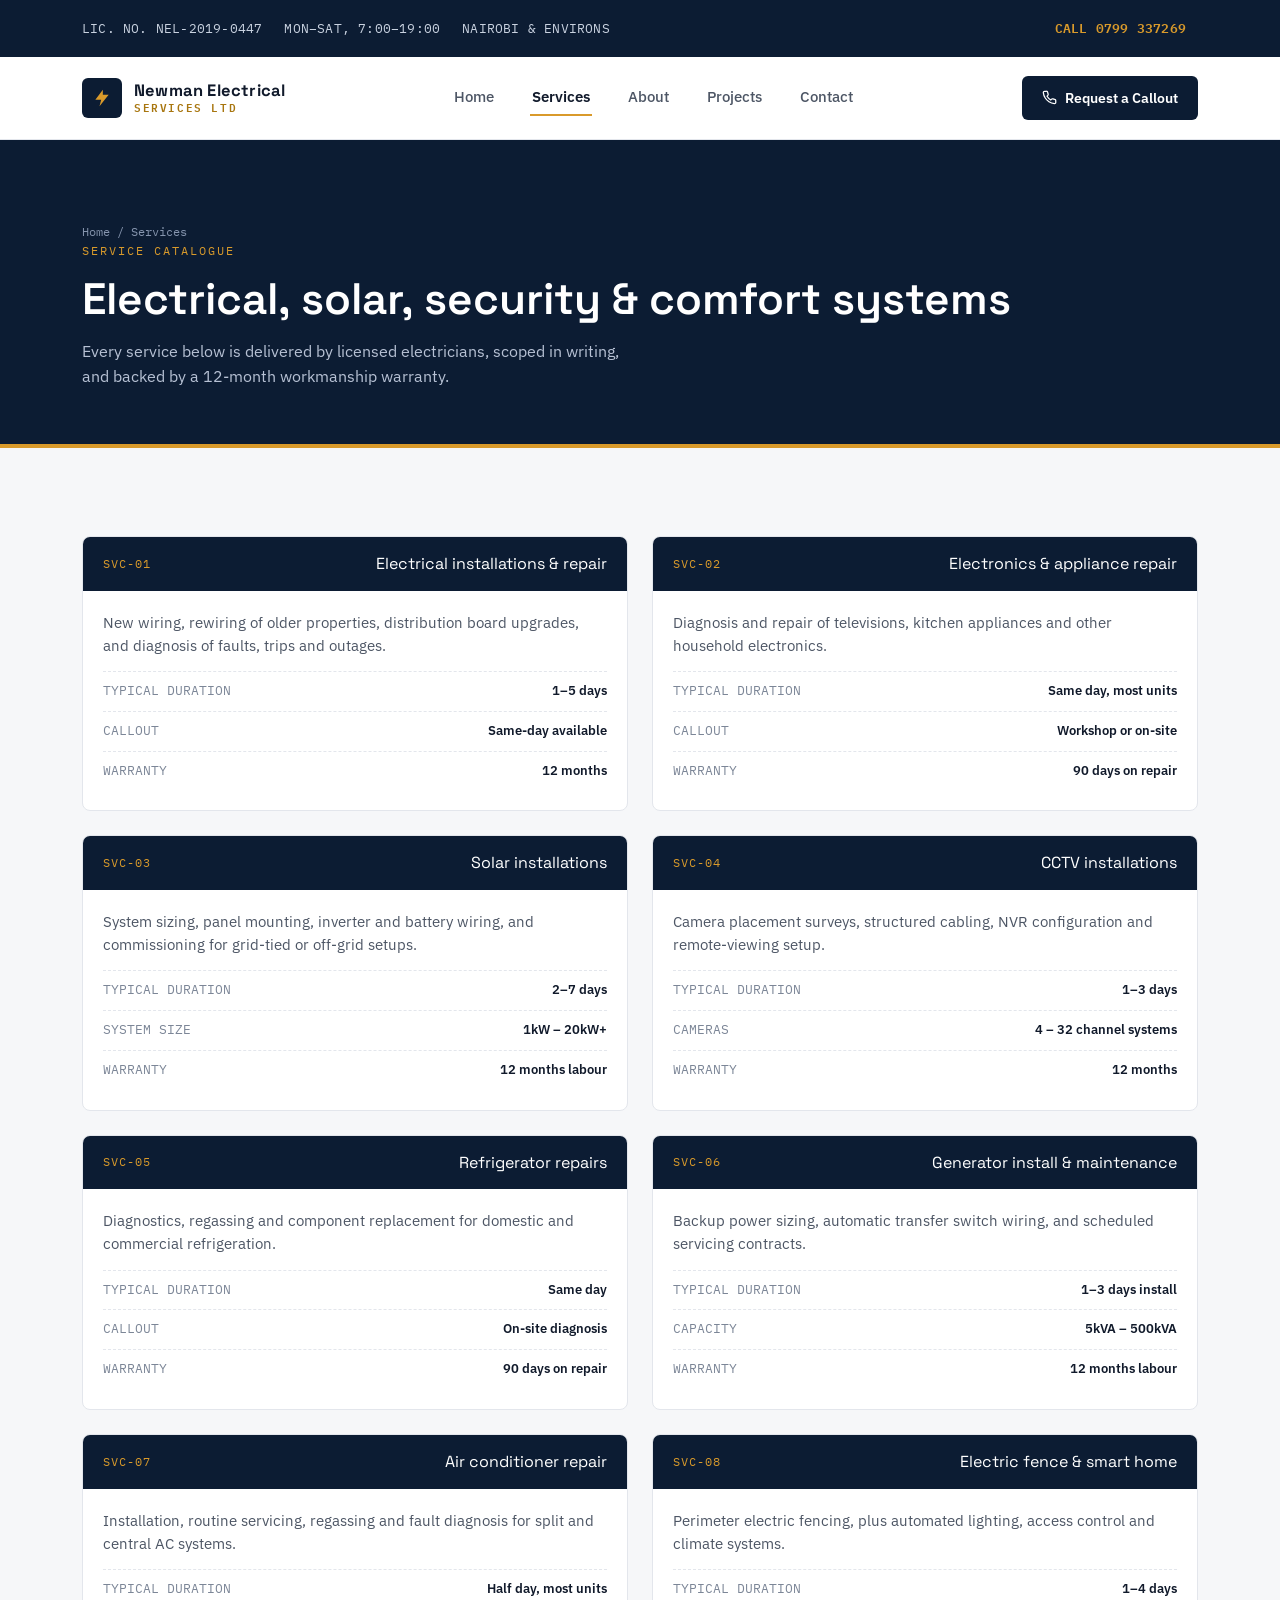
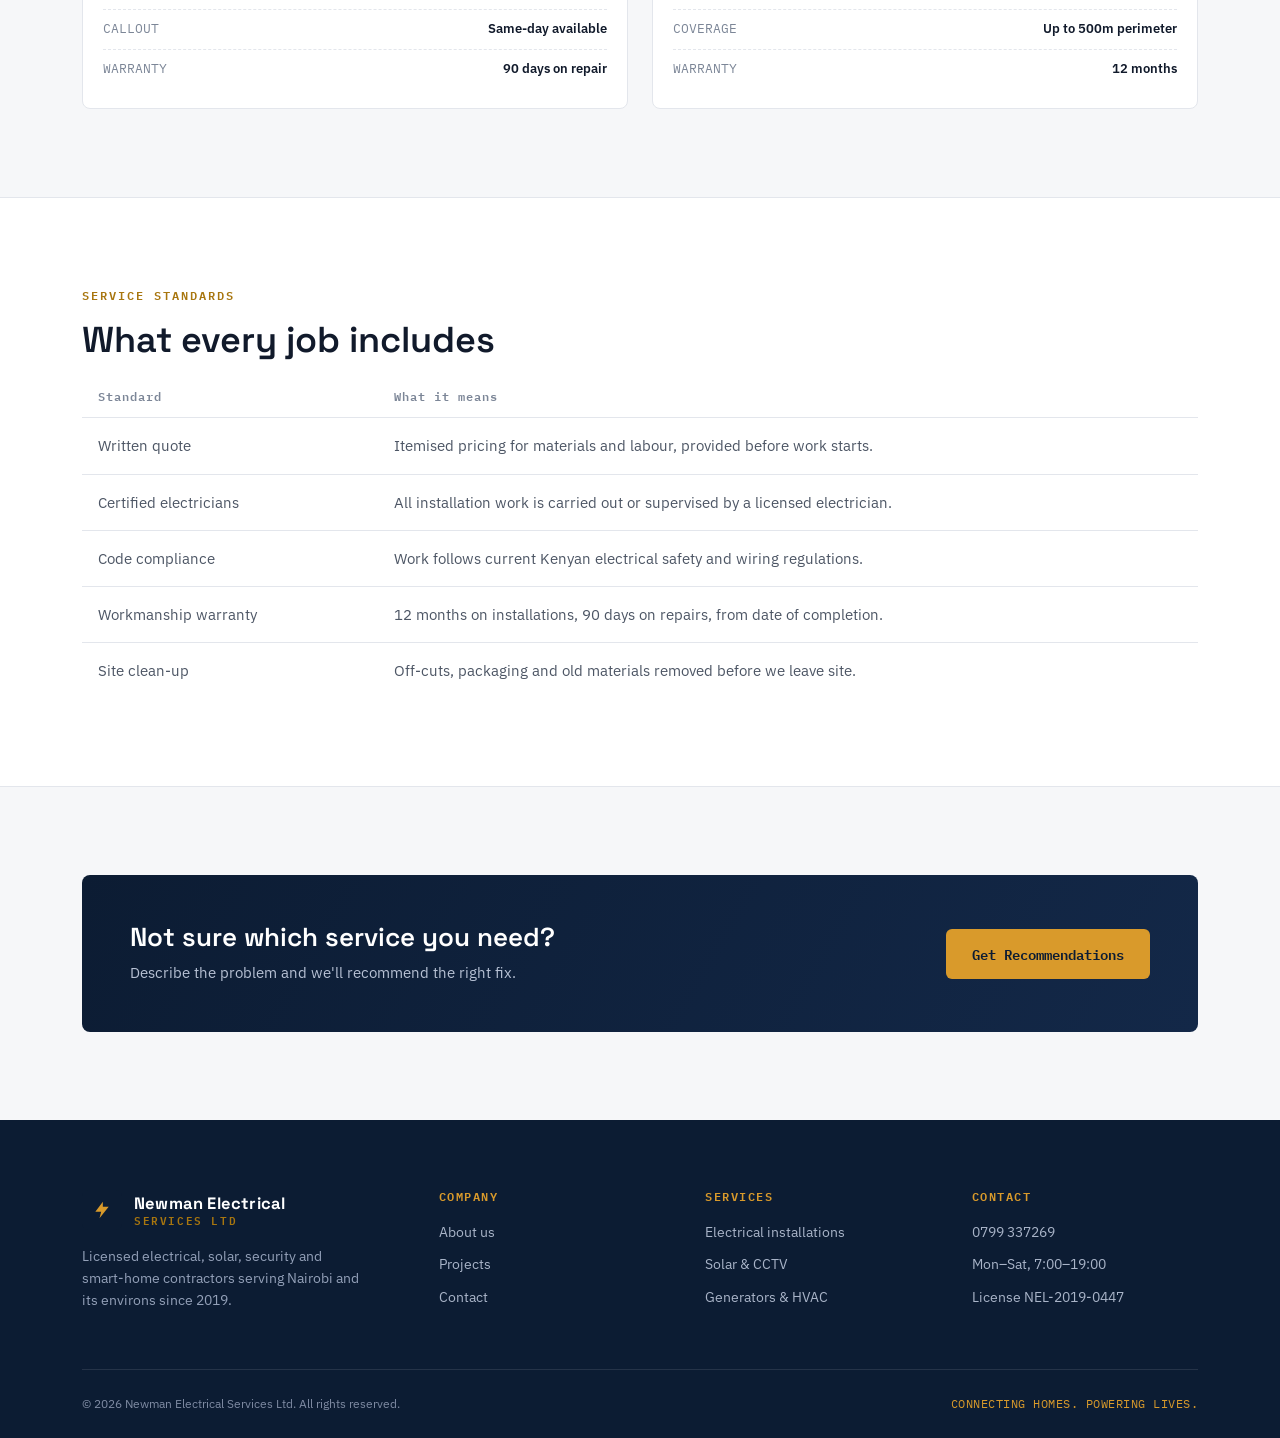
<file: services.html>
<!DOCTYPE html>
<html lang="en">
<head>
<meta charset="UTF-8">
<meta name="viewport" content="width=device-width, initial-scale=1.0">
<title>Services | Newman Electrical Services</title>
<link rel="stylesheet" href="style.css">
</head>
<body>

<div class="utility-bar">
  <div class="wrap">
    <div class="u-left">
      <span>LIC. NO. NEL-2019-0447</span>
      <span>MON–SAT, 7:00–19:00</span>
      <span>NAIROBI &amp; ENVIRONS</span>
    </div>
    <a href="tel:0799337269">CALL 0799 337269</a>
  </div>
</div>

<header>
  <nav class="wrap">
    <a class="brand" href="index.html">
      <div class="mark"><svg viewBox="0 0 24 24" fill="none"><path d="M13 2 L4 14 H11 L9 22 L20 8 H13 L13 2Z" fill="#d99a2b"/></svg></div>
      <div class="brand-text"><strong>Newman Electrical</strong><span>SERVICES LTD</span></div>
    </a>
    <div class="navlinks">
      <a href="index.html">Home</a>
      <a href="services.html" class="active">Services</a>
      <a href="about.html">About</a>
      <a href="projects.html">Projects</a>
      <a href="contact.html">Contact</a>
    </div>
    <a class="nav-cta" href="tel:0799337269">
      <svg viewBox="0 0 24 24" fill="none" stroke="#fff" stroke-width="2"><path d="M22 16.92v3a2 2 0 0 1-2.18 2 19.79 19.79 0 0 1-8.63-3.07 19.5 19.5 0 0 1-6-6 19.79 19.79 0 0 1-3.07-8.67A2 2 0 0 1 4.11 2h3a2 2 0 0 1 2 1.72 12.84 12.84 0 0 0 .7 2.81 2 2 0 0 1-.45 2.11L8.09 9.91a16 16 0 0 0 6 6l1.27-1.27a2 2 0 0 1 2.11-.45 12.84 12.84 0 0 0 2.81.7A2 2 0 0 1 22 16.92z"/></svg>
      Request a Callout
    </a>
    <button class="burger" aria-label="Open menu" onclick="document.getElementById('mobilePanel').classList.toggle('open')">
      <span></span><span></span><span></span>
    </button>
  </nav>
  <div class="mobile-panel" id="mobilePanel">
    <a href="index.html">Home</a>
    <a href="services.html" class="active">Services</a>
    <a href="about.html">About</a>
    <a href="projects.html">Projects</a>
    <a href="contact.html">Contact</a>
    <a href="tel:0799337269">Call 0799 337269</a>
  </div>
</header>

<section class="page-header">
  <div class="wrap">
    <div class="breadcrumb"><a href="index.html">Home</a> / Services</div>
    <span class="kicker">SERVICE CATALOGUE</span>
    <h1>Electrical, solar, security &amp; comfort systems</h1>
    <p>Every service below is delivered by licensed electricians, scoped in writing, and backed by a 12-month workmanship warranty.</p>
  </div>
</section>

<section class="section">
  <div class="wrap">
    <div class="grid-2">

      <div class="datasheet">
        <div class="datasheet-head"><span class="code">SVC-01</span><span class="name">Electrical installations &amp; repair</span></div>
        <div class="datasheet-body">
          <p>New wiring, rewiring of older properties, distribution board upgrades, and diagnosis of faults, trips and outages.</p>
          <div class="datasheet-row"><span class="k">TYPICAL DURATION</span><span class="v">1–5 days</span></div>
          <div class="datasheet-row"><span class="k">CALLOUT</span><span class="v">Same-day available</span></div>
          <div class="datasheet-row"><span class="k">WARRANTY</span><span class="v">12 months</span></div>
        </div>
      </div>

      <div class="datasheet">
        <div class="datasheet-head"><span class="code">SVC-02</span><span class="name">Electronics &amp; appliance repair</span></div>
        <div class="datasheet-body">
          <p>Diagnosis and repair of televisions, kitchen appliances and other household electronics.</p>
          <div class="datasheet-row"><span class="k">TYPICAL DURATION</span><span class="v">Same day, most units</span></div>
          <div class="datasheet-row"><span class="k">CALLOUT</span><span class="v">Workshop or on-site</span></div>
          <div class="datasheet-row"><span class="k">WARRANTY</span><span class="v">90 days on repair</span></div>
        </div>
      </div>

      <div class="datasheet">
        <div class="datasheet-head"><span class="code">SVC-03</span><span class="name">Solar installations</span></div>
        <div class="datasheet-body">
          <p>System sizing, panel mounting, inverter and battery wiring, and commissioning for grid-tied or off-grid setups.</p>
          <div class="datasheet-row"><span class="k">TYPICAL DURATION</span><span class="v">2–7 days</span></div>
          <div class="datasheet-row"><span class="k">SYSTEM SIZE</span><span class="v">1kW – 20kW+</span></div>
          <div class="datasheet-row"><span class="k">WARRANTY</span><span class="v">12 months labour</span></div>
        </div>
      </div>

      <div class="datasheet">
        <div class="datasheet-head"><span class="code">SVC-04</span><span class="name">CCTV installations</span></div>
        <div class="datasheet-body">
          <p>Camera placement surveys, structured cabling, NVR configuration and remote-viewing setup.</p>
          <div class="datasheet-row"><span class="k">TYPICAL DURATION</span><span class="v">1–3 days</span></div>
          <div class="datasheet-row"><span class="k">CAMERAS</span><span class="v">4 – 32 channel systems</span></div>
          <div class="datasheet-row"><span class="k">WARRANTY</span><span class="v">12 months</span></div>
        </div>
      </div>

      <div class="datasheet">
        <div class="datasheet-head"><span class="code">SVC-05</span><span class="name">Refrigerator repairs</span></div>
        <div class="datasheet-body">
          <p>Diagnostics, regassing and component replacement for domestic and commercial refrigeration.</p>
          <div class="datasheet-row"><span class="k">TYPICAL DURATION</span><span class="v">Same day</span></div>
          <div class="datasheet-row"><span class="k">CALLOUT</span><span class="v">On-site diagnosis</span></div>
          <div class="datasheet-row"><span class="k">WARRANTY</span><span class="v">90 days on repair</span></div>
        </div>
      </div>

      <div class="datasheet">
        <div class="datasheet-head"><span class="code">SVC-06</span><span class="name">Generator install &amp; maintenance</span></div>
        <div class="datasheet-body">
          <p>Backup power sizing, automatic transfer switch wiring, and scheduled servicing contracts.</p>
          <div class="datasheet-row"><span class="k">TYPICAL DURATION</span><span class="v">1–3 days install</span></div>
          <div class="datasheet-row"><span class="k">CAPACITY</span><span class="v">5kVA – 500kVA</span></div>
          <div class="datasheet-row"><span class="k">WARRANTY</span><span class="v">12 months labour</span></div>
        </div>
      </div>

      <div class="datasheet">
        <div class="datasheet-head"><span class="code">SVC-07</span><span class="name">Air conditioner repair</span></div>
        <div class="datasheet-body">
          <p>Installation, routine servicing, regassing and fault diagnosis for split and central AC systems.</p>
          <div class="datasheet-row"><span class="k">TYPICAL DURATION</span><span class="v">Half day, most units</span></div>
          <div class="datasheet-row"><span class="k">CALLOUT</span><span class="v">Same-day available</span></div>
          <div class="datasheet-row"><span class="k">WARRANTY</span><span class="v">90 days on repair</span></div>
        </div>
      </div>

      <div class="datasheet">
        <div class="datasheet-head"><span class="code">SVC-08</span><span class="name">Electric fence &amp; smart home</span></div>
        <div class="datasheet-body">
          <p>Perimeter electric fencing, plus automated lighting, access control and climate systems.</p>
          <div class="datasheet-row"><span class="k">TYPICAL DURATION</span><span class="v">1–4 days</span></div>
          <div class="datasheet-row"><span class="k">COVERAGE</span><span class="v">Up to 500m perimeter</span></div>
          <div class="datasheet-row"><span class="k">WARRANTY</span><span class="v">12 months</span></div>
        </div>
      </div>

    </div>
  </div>
</section>

<section class="section alt">
  <div class="wrap">
    <span class="eyebrow">SERVICE STANDARDS</span>
    <h2 class="section-title">What every job includes</h2>
    <table class="plain-table">
      <thead>
        <tr><th>Standard</th><th>What it means</th></tr>
      </thead>
      <tbody>
        <tr><td>Written quote</td><td>Itemised pricing for materials and labour, provided before work starts.</td></tr>
        <tr><td>Certified electricians</td><td>All installation work is carried out or supervised by a licensed electrician.</td></tr>
        <tr><td>Code compliance</td><td>Work follows current Kenyan electrical safety and wiring regulations.</td></tr>
        <tr><td>Workmanship warranty</td><td>12 months on installations, 90 days on repairs, from date of completion.</td></tr>
        <tr><td>Site clean-up</td><td>Off-cuts, packaging and old materials removed before we leave site.</td></tr>
      </tbody>
    </table>
  </div>
</section>

<section class="section">
  <div class="wrap">
    <div class="cta-band">
      <div>
        <h2>Not sure which service you need?</h2>
        <p>Describe the problem and we'll recommend the right fix.</p>
      </div>
      <a class="btn btn-gold" href="contact.html">Get Recommendations</a>
    </div>
  </div>
</section>

<footer>
  <div class="wrap">
    <div class="footer-grid">
      <div class="footer-brand">
        <div class="brand">
          <div class="mark"><svg viewBox="0 0 24 24" fill="none"><path d="M13 2 L4 14 H11 L9 22 L20 8 H13 L13 2Z" fill="#d99a2b"/></svg></div>
          <div class="brand-text"><strong style="color:#fff;">Newman Electrical</strong><span>SERVICES LTD</span></div>
        </div>
        <p>Licensed electrical, solar, security and smart-home contractors serving Nairobi and its environs since 2019.</p>
      </div>
      <div class="footer-col">
        <h4>COMPANY</h4>
        <a href="about.html">About us</a>
        <a href="projects.html">Projects</a>
        <a href="contact.html">Contact</a>
      </div>
      <div class="footer-col">
        <h4>SERVICES</h4>
        <a href="services.html">Electrical installations</a>
        <a href="services.html">Solar &amp; CCTV</a>
        <a href="services.html">Generators &amp; HVAC</a>
      </div>
      <div class="footer-col">
        <h4>CONTACT</h4>
        <a href="tel:0799337269">0799 337269</a>
        <p>Mon–Sat, 7:00–19:00</p>
        <p>License NEL-2019-0447</p>
      </div>
    </div>
    <div class="footer-bottom">
      <span>© 2026 Newman Electrical Services Ltd. All rights reserved.</span>
      <span class="tag">CONNECTING HOMES. POWERING LIVES.</span>
    </div>
  </div>
</footer>

<script>
  document.querySelectorAll('.mobile-panel a').forEach(function(link){
    link.addEventListener('click', function(){
      document.getElementById('mobilePanel').classList.remove('open');
    });
  });
</script>
</body>
</html>
</file>
<file: style.css>
@import url('https://fonts.googleapis.com/css2?family=Space+Grotesk:wght@500;600;700&family=IBM+Plex+Sans:wght@400;500;600;700&family=IBM+Plex+Mono:wght@500;600&display=swap');

:root{
  --navy:#0c1c33;
  --navy-2:#132848;
  --ink:#111a2b;
  --body:#4d5665;
  --muted:#7c8697;
  --paper:#f6f7f9;
  --white:#ffffff;
  --line:#e3e6ec;
  --gold:#d99a2b;
  --gold-deep:#a8760f;
  --blue:#1f4aa8;
  --green:#1c7a4d;
  --radius:8px;
  --maxw:1180px;
}
*{margin:0;padding:0;box-sizing:border-box;}
html{scroll-behavior:smooth;}
body{
  font-family:'IBM Plex Sans', sans-serif;
  color:var(--body);
  background:var(--paper);
  line-height:1.6;
  font-size:16px;
}
h1,h2,h3,h4{
  font-family:'Space Grotesk', sans-serif;
  color:var(--ink);
  line-height:1.15;
  font-weight:600;
}
a{color:inherit; text-decoration:none;}
img,svg{display:block; max-width:100%;}
.mono{font-family:'IBM Plex Mono', monospace;}
.wrap{max-width:var(--maxw); margin:0 auto; padding:0 32px;}
a:focus-visible, button:focus-visible, input:focus-visible, textarea:focus-visible, select:focus-visible{
  outline:2px solid var(--gold); outline-offset:2px;
}
@media (prefers-reduced-motion: reduce){
  *{animation-duration:0.001ms !important; transition-duration:0.001ms !important;}
}

/* ===== Utility bar ===== */
.utility-bar{
  background:var(--navy); color:#c9d2e0; font-size:12.5px;
}
.utility-bar .wrap{
  display:flex; justify-content:space-between; align-items:center; padding:12px 32px;
  font-family:'IBM Plex Mono', monospace; letter-spacing:0.2px;
  flex-wrap:wrap; gap:16px;
}
.utility-bar a{
  color:var(--gold); font-weight:600; font-size:13px; padding:6px 12px; 
  border-radius:4px; transition:background .2s, color .2s;
}
.utility-bar a:hover{background:rgba(217, 154, 43, 0.15); color:var(--white);}
.utility-bar .u-left{display:flex; gap:22px; flex-wrap:wrap;}
.utility-bar .u-left span{display:flex; align-items:center; gap:6px;}

/* ===== Header / nav ===== */
header{
  background:var(--white); border-bottom:1px solid var(--line);
  position:sticky; top:0; z-index:50;
}
nav.wrap{display:flex; align-items:center; justify-content:space-between; height:82px; flex-wrap:wrap;}
.brand{display:flex; align-items:center; gap:12px;}
.brand .mark{
  width:40px; height:40px; border-radius:6px; background:var(--navy);
  display:flex; align-items:center; justify-content:center;
}
.brand .mark svg{width:20px; height:20px;}
.brand-text{display:flex; flex-direction:column; line-height:1.15;}
.brand-text strong{font-family:'Space Grotesk'; font-size:16.5px; letter-spacing:0.2px; color:var(--ink);}
.brand-text span{font-size:10.5px; color:var(--gold-deep); letter-spacing:1.6px; font-family:'IBM Plex Mono'; font-weight:600;}

.navlinks{display:flex; gap:34px; font-size:14.5px; font-weight:500;}
.navlinks a{color:var(--body); padding:6px 2px; border-bottom:2px solid transparent; transition:color .15s, border-color .15s;}
.navlinks a:hover{color:var(--ink);}
.navlinks a.active{color:var(--ink); border-color:var(--gold); font-weight:600;}

.nav-cta{
  background:var(--navy); color:var(--white); font-weight:600;
  padding:11px 20px; border-radius:6px; font-size:14px; display:inline-flex; align-items:center; gap:8px;
  transition:background .15s;
  white-space:nowrap;
}
.nav-cta:hover{background:var(--navy-2);}
.nav-cta svg{width:15px; height:15px;}

/* ===== Page header (interior pages) ===== */
.page-header{
  background:var(--navy); color:var(--white); padding:64px 0 54px; border-bottom:4px solid var(--gold);
}
.page-header .kicker{
  font-family:'IBM Plex Mono'; font-size:12px; letter-spacing:2px; color:var(--gold);
  display:block; margin-bottom:14px;
}
.page-header h1{color:var(--white); font-size:clamp(30px,4vw,44px);}
.page-header p{color:#b7c1d4; max-width:560px; margin-top:14px; font-size:16px;}
.breadcrumb{font-family:'IBM Plex Mono'; font-size:12px; color:#8695ae; margin-top:18px;}
.breadcrumb a{color:#8695ae;}
.breadcrumb a:hover{color:var(--gold);}

/* ===== Section basics ===== */
.section{padding:88px 0;}
.section.alt{background:var(--white); border-top:1px solid var(--line); border-bottom:1px solid var(--line);}
.eyebrow{
  font-family:'IBM Plex Mono'; font-size:12px; letter-spacing:2px; color:var(--gold-deep);
  display:block; margin-bottom:14px; font-weight:600;
}
.section-title{font-size:clamp(26px,3.2vw,36px); margin-bottom:14px;}
.section-sub{color:var(--muted); max-width:560px; margin-bottom:50px; font-size:15.5px;}

/* ===== Buttons ===== */
.btn{
  display:inline-flex; align-items:center; gap:10px; font-family:'IBM Plex Mono'; font-weight:600;
  font-size:14px; padding:14px 26px; border-radius:6px; transition:transform .15s, box-shadow .15s, background .15s;
}
.btn svg{width:15px; height:15px;}
.btn-gold{background:var(--gold); color:var(--navy);}
.btn-gold:hover{background:var(--gold-deep); transform:translateY(-1px);}
.btn-outline{border:1px solid var(--line); color:var(--ink); background:var(--white);}
.btn-outline:hover{border-color:var(--navy);}
.btn-outline-dark{border:1px solid rgba(255,255,255,0.25); color:var(--white);}
.btn-outline-dark:hover{border-color:var(--gold); color:var(--gold);}

/* ===== Datasheet module (signature) ===== */
.datasheet{
  background:var(--white); border:1px solid var(--line); border-radius:var(--radius);
  overflow:hidden;
}
.datasheet-head{
  display:flex; justify-content:space-between; align-items:center;
  padding:14px 20px; background:var(--navy); color:var(--white);
}
.datasheet-head .code{font-family:'IBM Plex Mono'; font-size:11.5px; color:var(--gold); letter-spacing:1px;}
.datasheet-head .name{font-family:'Space Grotesk'; font-size:16px; color:var(--white);}
.datasheet-body{padding:20px;}
.datasheet-body p{font-size:14.5px; margin-bottom:14px;}
.datasheet-row{
  display:flex; justify-content:space-between; padding:9px 0; border-top:1px dashed var(--line);
  font-size:13px;
}
.datasheet-row:first-child{border-top:none;}
.datasheet-row .k{color:var(--muted); font-family:'IBM Plex Mono';}
.datasheet-row .v{color:var(--ink); font-weight:600; text-align:right;}

/* ===== Cards grid ===== */
.grid-3{display:grid; grid-template-columns:repeat(3,1fr); gap:24px;}
.grid-2{display:grid; grid-template-columns:repeat(2,1fr); gap:24px;}
.grid-4{display:grid; grid-template-columns:repeat(4,1fr); gap:20px;}

.card{
  background:var(--white); border:1px solid var(--line); border-radius:var(--radius); padding:26px;
}
.card .ico{
  width:44px; height:44px; border-radius:8px; background:#fdf3e2;
  display:flex; align-items:center; justify-content:center; margin-bottom:18px;
}
.card .ico svg{width:21px; height:21px; stroke:var(--gold-deep);}
.card h3{font-size:16.5px; margin-bottom:8px;}
.card p{font-size:14px; color:var(--muted);}

/* ===== Stats strip ===== */
.stats{background:var(--navy); color:var(--white);}
.stats .grid-4{gap:0;}
.stat{padding:40px 20px; text-align:center; border-left:1px solid rgba(255,255,255,0.1);}
.stat:first-child{border-left:none;}
.stat .num{font-family:'Space Grotesk'; font-size:clamp(28px,3vw,38px); color:var(--gold);}
.stat .lbl{font-family:'IBM Plex Mono'; font-size:11.5px; letter-spacing:1px; color:#a9b4c8; margin-top:8px;}

/* ===== Testimonial ===== */
.testimonial{
  background:var(--white); border:1px solid var(--line); border-radius:var(--radius);
  padding:40px; position:relative;
}
.testimonial .quote-mark{
  font-family:'Space Grotesk'; font-size:52px; color:var(--gold); line-height:1; margin-bottom:6px;
}
.testimonial p.quote{font-size:18px; color:var(--ink); margin-bottom:22px; max-width:640px;}
.testimonial .who{display:flex; align-items:center; gap:12px;}
.testimonial .avatar{
  width:40px; height:40px; border-radius:50%; background:var(--navy); color:var(--gold);
  display:flex; align-items:center; justify-content:center; font-family:'Space Grotesk'; font-weight:600; font-size:14px;
}
.testimonial .who strong{font-size:14px; color:var(--ink); display:block;}
.testimonial .who span{font-size:12.5px; color:var(--muted);}

/* ===== CTA band ===== */
.cta-band{
  background:linear-gradient(120deg, var(--navy), var(--navy-2));
  color:var(--white); border-radius:var(--radius);
  padding:48px; display:flex; justify-content:space-between; align-items:center; gap:30px; flex-wrap:wrap;
}
.cta-band h2{color:var(--white); font-size:26px;}
.cta-band p{color:#b7c1d4; margin-top:8px; font-size:14.5px;}

/* ===== Table (certifications, process) ===== */
.plain-table{width:100%; border-collapse:collapse;}
.plain-table th{
  text-align:left; font-family:'IBM Plex Mono'; font-size:11.5px; letter-spacing:1px; color:var(--muted);
  padding:12px 16px; border-bottom:1px solid var(--line); font-weight:600;
}
.plain-table td{padding:16px; border-bottom:1px solid var(--line); font-size:14.5px; color:var(--body);}
.plain-table tr:last-child td{border-bottom:none;}

/* ===== Footer ===== */
footer{background:var(--navy); color:#b7c1d4; padding-top:70px;}
.footer-grid{display:grid; grid-template-columns:1.4fr 1fr 1fr 1fr; gap:40px; padding-bottom:50px; border-bottom:1px solid rgba(255,255,255,0.1);}
.footer-brand p{color:#93a0b8; font-size:13.5px; margin-top:16px; max-width:280px;}
.footer-col h4{font-family:'IBM Plex Mono'; font-size:11.5px; letter-spacing:1.5px; color:var(--gold); margin-bottom:18px;}
.footer-col a, .footer-col p{display:block; font-size:13.5px; margin-bottom:11px; color:#a9b4c8; transition:color .15s;}
.footer-col a:hover{color:var(--white);}
.footer-bottom{
  display:flex; justify-content:space-between; padding:24px 0; font-size:12px; color:#7f8ba3; flex-wrap:wrap; gap:10px;
}
.footer-bottom .tag{font-family:'IBM Plex Mono'; color:var(--gold); letter-spacing:0.5px;}

/* ===== Forms ===== */
.form-grid{display:grid; grid-template-columns:1fr 1fr; gap:18px;}
.field{display:flex; flex-direction:column; gap:7px; margin-bottom:18px;}
.field.full{grid-column:1 / -1;}
.field label{font-size:12.5px; font-weight:600; color:var(--ink); font-family:'IBM Plex Mono'; letter-spacing:0.3px;}
.field input, .field select, .field textarea{
  border:1px solid var(--line); border-radius:6px; padding:12px 14px; font-family:'IBM Plex Sans'; font-size:14.5px;
  background:var(--white); color:var(--ink);
}
.field input:focus, .field select:focus, .field textarea:focus{border-color:var(--gold);}
.field textarea{resize:vertical; min-height:110px;}

/* ===== Mobile nav toggle ===== */
.burger{display:none; flex-direction:column; gap:5px; background:none; border:none; cursor:pointer; padding:6px; margin-left:8px;}
.burger span{width:23px; height:2px; background:var(--ink); border-radius:2px;}
.mobile-panel{display:none; flex-direction:column; background:var(--white); border-top:1px solid var(--line);}
.mobile-panel a{color:var(--body); padding:14px 32px; font-size:15px; border-bottom:1px solid var(--line);}
.mobile-panel a.active{color:var(--gold-deep); font-weight:600;}
.mobile-panel.open{display:flex;}

.home-hero-grid{display:grid; grid-template-columns:1.2fr 0.8fr; gap:50px; align-items:center;}

/* ===== Hero photo module ===== */
.hero-photo-wrap{position:relative;}
.hero-photo{
  border-radius:var(--radius); overflow:hidden; border:1px solid rgba(255,255,255,0.12);
  box-shadow:0 24px 50px rgba(0,0,0,0.35);
}
.hero-photo img{width:100%; height:480px; object-fit:cover; object-position:center 15%;}
.hero-photo-tag{
  position:absolute; left:-18px; bottom:-22px; max-width:250px;
  background:var(--navy); border:1px solid rgba(255,255,255,0.14); border-radius:var(--radius);
  padding:16px 18px; box-shadow:0 14px 30px rgba(0,0,0,0.35);
}
.hero-photo-tag .code{font-family:'IBM Plex Mono'; font-size:10.5px; letter-spacing:1px; color:var(--gold); display:block; margin-bottom:6px;}
.hero-photo-tag .name{font-family:'Space Grotesk'; font-size:14.5px; color:#fff; font-weight:600;}
.hero-photo-tag .role{font-size:12px; color:#a9b4c8; margin-top:2px;}

/* ===== At-a-glance strip ===== */
.glance-grid{display:grid; grid-template-columns:repeat(5,1fr); gap:0;}
.glance-item{display:flex; flex-direction:column; gap:5px; padding:0 20px; border-right:1px solid var(--line);}
.glance-item:first-child{padding-left:0;}
.glance-item:last-child{border-right:none;}
.glance-item .k{font-family:'IBM Plex Mono'; font-size:11px; letter-spacing:0.5px; color:var(--muted);}
.glance-item .v{font-family:'Space Grotesk'; font-size:15px; color:var(--ink); font-weight:600;}

/* ===== Leadership photo card ===== */
.lead-photo{
  width:100%; height:230px; border-radius:var(--radius); overflow:hidden; margin-bottom:16px;
}
.lead-photo img{width:100%; height:100%; object-fit:cover; object-position:center 20%;}

/* ===== Mobile ===== */
@media (max-width:960px){
  .navlinks{display:none;}
  .nav-cta{display:none;}
  .burger{display:flex;}
  .grid-3, .grid-2, .grid-4{grid-template-columns:1fr;}
  .stat{border-left:none; border-top:1px solid rgba(255,255,255,0.1);}
  .stat:first-child{border-top:none;}
  .footer-grid{grid-template-columns:1fr 1fr; gap:30px;}
  .form-grid{grid-template-columns:1fr;}
  .utility-bar .u-left{display:none;}
  .utility-bar .wrap{justify-content:center; padding:10px 16px;}
  .cta-band{flex-direction:column; align-items:flex-start;}
  .hero-photo-tag{left:12px; bottom:-18px;}
  .glance-grid{grid-template-columns:1fr 1fr; row-gap:20px;}
  .glance-item{border-right:none; padding-left:0;}
  .home-hero-grid{grid-template-columns:1fr; gap:36px;}
  .hero-photo-wrap{order:-1; margin-bottom:10px;}
}
@media (max-width:560px){
  .footer-grid{grid-template-columns:1fr;}
  .utility-bar a{font-size:12px; padding:5px 10px;}
}
</file>
